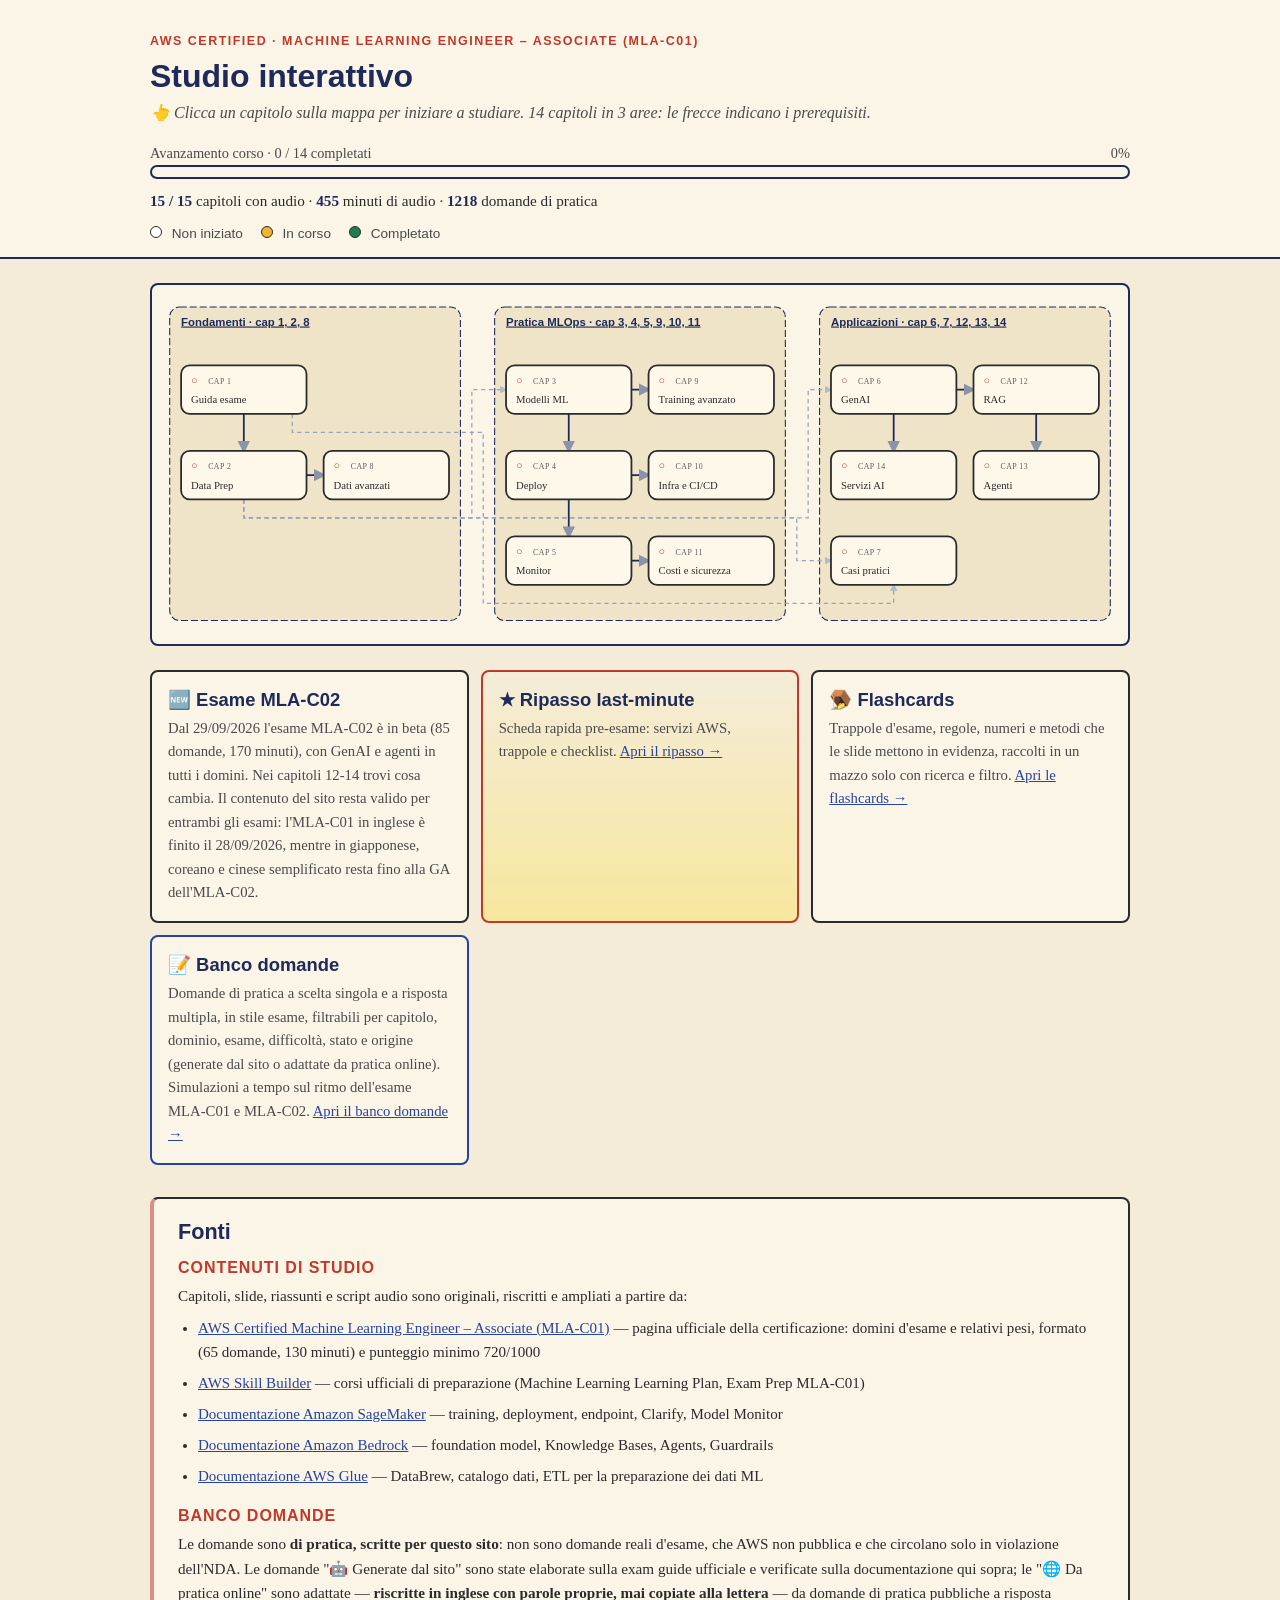
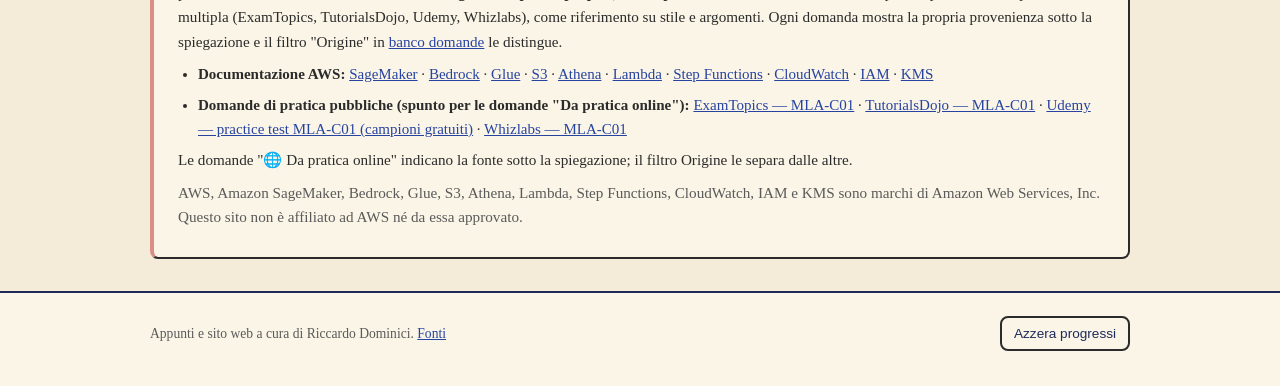
<file: index.html>
<!DOCTYPE html>
<html lang="it">
<head>
  <meta charset="UTF-8">
  <meta name="viewport" content="width=device-width, initial-scale=1.0">
  <title>MLA-C01 Studio — Mappa del corso</title>
  <link rel="stylesheet" href="style.css">
</head>
<body>
  <header class="site-header">
    <div class="wrap">
      <p class="eyebrow">AWS Certified · Machine Learning Engineer – Associate (MLA-C01)</p>
      <h1>Studio interattivo</h1>
      <p class="subtitle">👆 Clicca un capitolo sulla mappa per iniziare a studiare. 14 capitoli in 3 aree: le frecce indicano i prerequisiti.</p>
      <div class="progress-wrap">
        <div class="progress-meta">
          <span id="progress-label">Avanzamento corso</span>
          <span id="progress-pct">0%</span>
        </div>
        <div class="progress-bar" role="progressbar" aria-label="Avanzamento corso" aria-valuemin="0" aria-valuemax="100" aria-valuenow="0">
          <div id="progress-fill" class="progress-fill"></div>
        </div>
      </div>
      <p class="stats-line" aria-live="polite">
        <span id="stat-chapters">…</span> capitoli con audio ·
        <span id="stat-minutes">…</span> minuti di audio ·
        <span id="stat-questions">…</span> domande di pratica
      </p>
      <ul class="legend">
        <li><span class="dot status-todo"></span> Non iniziato</li>
        <li><span class="dot status-doing"></span> In corso</li>
        <li><span class="dot status-done"></span> Completato</li>
      </ul>
    </div>
  </header>

  <main class="wrap">
    <section id="map-container" class="map-container" aria-live="polite">
      <p class="muted">Caricamento mappa…</p>
    </section>
    <p id="content-warning" class="notice" hidden></p>
    <section class="areas-list">
      <div class="area-cards">
        <article class="area-card c02-card"><h3>🆕 Esame MLA-C02</h3><p>Dal 29/09/2026 l'esame MLA-C02 è in beta (85 domande, 170 minuti), con GenAI e agenti in tutti i domini. Nei capitoli 12-14 trovi cosa cambia. Il contenuto del sito resta valido per entrambi gli esami: l'MLA-C01 in inglese è finito il 28/09/2026, mentre in giapponese, coreano e cinese semplificato resta fino alla GA dell'MLA-C02.</p></article>
        <article class="area-card ripasso-card"><h3>★ Ripasso last-minute</h3><p>Scheda rapida pre-esame: servizi AWS, trappole e checklist. <a href="chapter.html?id=quick-ref">Apri il ripasso →</a></p></article>
        <article class="area-card trappole-card"><h3>🪤 Flashcards</h3><p>Trappole d'esame, regole, numeri e metodi che le slide mettono in evidenza, raccolti in un mazzo solo con ricerca e filtro. <a href="trappole.html">Apri le flashcards →</a></p></article>
        <article class="area-card domande-card"><h3>📝 Banco domande</h3><p>Domande di pratica a scelta singola e a risposta multipla, in stile esame, filtrabili per capitolo, dominio, esame, difficoltà, stato e origine (generate dal sito o adattate da pratica online). Simulazioni a tempo sul ritmo dell'esame MLA-C01 e MLA-C02. <a href="domande.html">Apri il banco domande →</a></p></article>
      </div>
    </section>

    <section id="fonti" class="sources">
      <h2>Fonti</h2>

      <h3>Contenuti di studio</h3>
      <p>Capitoli, slide, riassunti e script audio sono originali, riscritti e ampliati a partire da:</p>
      <ul>
        <li><a href="https://aws.amazon.com/certification/certified-machine-learning-engineer-associate/">AWS Certified Machine Learning Engineer – Associate (MLA-C01)</a> — pagina ufficiale della certificazione: domini d'esame e relativi pesi, formato (65 domande, 130 minuti) e punteggio minimo 720/1000</li>
        <li><a href="https://skillbuilder.aws/learn">AWS Skill Builder</a> — corsi ufficiali di preparazione (Machine Learning Learning Plan, Exam Prep MLA-C01)</li>
        <li><a href="https://docs.aws.amazon.com/sagemaker/">Documentazione Amazon SageMaker</a> — training, deployment, endpoint, Clarify, Model Monitor</li>
        <li><a href="https://docs.aws.amazon.com/bedrock/">Documentazione Amazon Bedrock</a> — foundation model, Knowledge Bases, Agents, Guardrails</li>
        <li><a href="https://docs.aws.amazon.com/glue/">Documentazione AWS Glue</a> — DataBrew, catalogo dati, ETL per la preparazione dei dati ML</li>
      </ul>

      <h3>Banco domande</h3>
      <p>
        Le domande sono <strong>di pratica, scritte per questo sito</strong>: non sono domande reali
        d'esame, che AWS non pubblica e che circolano solo in violazione dell'NDA. Le domande
        "🤖 Generate dal sito" sono state elaborate sulla exam guide ufficiale e verificate sulla
        documentazione qui sopra; le "🌐 Da pratica online" sono adattate — <strong>riscritte in
        inglese con parole proprie, mai copiate alla lettera</strong> — da domande di pratica pubbliche a risposta multipla
        (ExamTopics, TutorialsDojo, Udemy, Whizlabs), come
        riferimento su stile e argomenti. Ogni domanda mostra la propria
        provenienza sotto la spiegazione e il filtro "Origine" in
        <a href="domande.html">banco domande</a> le distingue.
      </p>
      <ul>
        <li><strong>Documentazione AWS:</strong>
          <a href="https://docs.aws.amazon.com/sagemaker/">SageMaker</a> ·
          <a href="https://docs.aws.amazon.com/bedrock/">Bedrock</a> ·
          <a href="https://docs.aws.amazon.com/glue/">Glue</a> ·
          <a href="https://docs.aws.amazon.com/s3/">S3</a> ·
          <a href="https://docs.aws.amazon.com/athena/">Athena</a> ·
          <a href="https://docs.aws.amazon.com/lambda/">Lambda</a> ·
          <a href="https://docs.aws.amazon.com/step-functions/">Step Functions</a> ·
          <a href="https://docs.aws.amazon.com/cloudwatch/">CloudWatch</a> ·
          <a href="https://docs.aws.amazon.com/iam/">IAM</a> ·
          <a href="https://docs.aws.amazon.com/kms/">KMS</a>
        </li>
        <li><strong>Domande di pratica pubbliche (spunto per le domande "Da pratica online"):</strong>
          <a href="https://www.examtopics.com/exams/amazon/aws-certified-machine-learning-engineer-associate/">ExamTopics — MLA-C01</a> ·
          <a href="https://tutorialsdojo.com/">TutorialsDojo — MLA-C01</a> ·
          <a href="https://www.udemy.com/">Udemy — practice test MLA-C01 (campioni gratuiti)</a> ·
          <a href="https://www.whizlabs.com/">Whizlabs — MLA-C01</a>
        </li>
      </ul>
      <p>
        Le domande "🌐 Da pratica online" indicano la fonte sotto la spiegazione; il filtro Origine le separa dalle altre.
      </p>
      <p class="muted small">
        AWS, Amazon SageMaker, Bedrock, Glue, S3, Athena, Lambda, Step Functions, CloudWatch,
        IAM e KMS sono marchi di Amazon Web Services, Inc.
        Questo sito non è affiliato ad AWS né da essa approvato.
      </p>
    </section>
  </main>

  <footer class="site-footer">
    <div class="wrap">
      <p class="muted small">Appunti e sito web a cura di Riccardo Dominici. <a href="#fonti">Fonti</a></p>
      <button id="reset-btn" class="btn ghost small" type="button">Azzera progressi</button>
    </div>
  </footer>

  <script src="tracker.js"></script>
  <script src="app.js"></script>
  <script src="map.js"></script>
  <script src="stats.js"></script>
  <script>
    document.addEventListener('DOMContentLoaded', function () {
      var app = window.MLA.app, tracker = window.MLA.tracker;
      var ids = app.CHAPTERS.map(function (c) { return c.id; });

      function drawProgress() {
        var p = tracker.progress(ids);
        document.getElementById('progress-label').textContent =
          'Avanzamento corso · ' + p.done + ' / ' + p.total + ' completati';
        document.getElementById('progress-pct').textContent = p.pct + '%';
        var fill = document.getElementById('progress-fill');
        fill.style.width = p.pct + '%';
        fill.parentElement.setAttribute('aria-valuenow', String(p.pct));
      }

      /* Numeri della home: domande, minuti di audio, capitoli con audio. Un fallimento mostra un testo neutro. */
      function showStats(st) {
        var neutral = 'non disponibile';
        document.getElementById('stat-chapters').textContent =
          st.audioChapters == null ? neutral : st.audioChapters + ' / ' + st.totalChapters;
        document.getElementById('stat-minutes').textContent =
          st.minutes == null ? neutral : String(st.minutes);
        document.getElementById('stat-questions').textContent =
          st.questions == null ? neutral : String(st.questions);
      }
      window.MLA.stats.load().then(showStats).catch(function (err) {
        console.warn('[stats] calcolo numeri fallito:', err);
        showStats({ questions: null, minutes: null, audioChapters: null, totalChapters: 15 });
      });

      app.loadContent().then(function (res) {
        if (res.missing.length) {
          var w = document.getElementById('content-warning');
          w.hidden = false;
          w.textContent = '📦 Alcuni contenuti sono in arrivo: i capitoli senza dati mostrano "in arrivo".';
        }
        window.MLA.map.render(document.getElementById('map-container'), res.chapters);
        drawProgress();
      });

      document.getElementById('reset-btn').addEventListener('click', function () {
        if (confirm('Azzerare tutti i progressi?')) {
          tracker.resetAll();
          location.reload();
        }
      });

      // Ridisegna la mappa quando si torna da un capitolo (stato aggiornato).
      window.addEventListener('pageshow', function () {
        if (document.getElementById('map-container').querySelector('svg')) {
          app.loadContent().then(function (res) {
            window.MLA.map.render(document.getElementById('map-container'), res.chapters);
            drawProgress();
          });
        }
      });
    });
  </script>
</body>
</html>
</file>
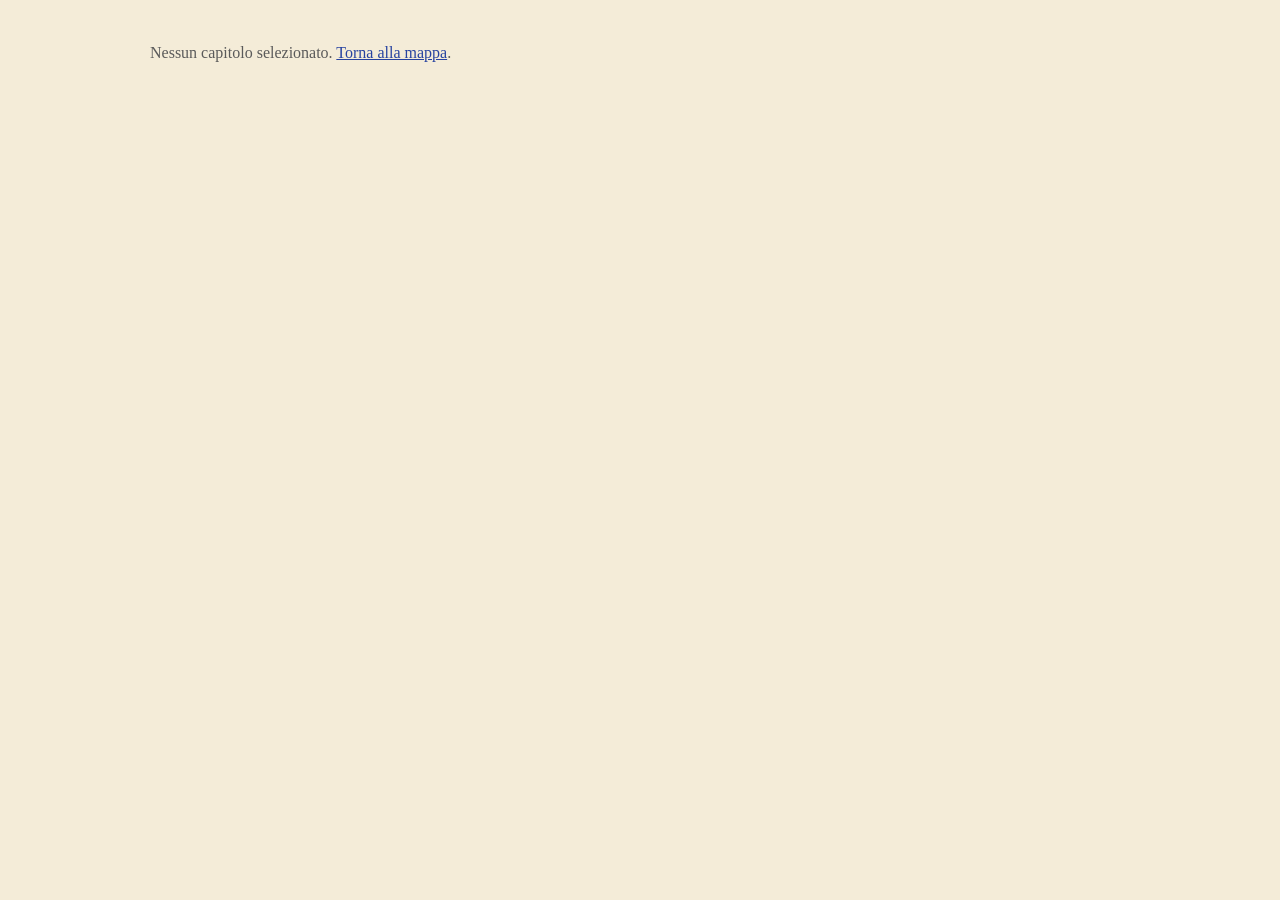
<file: chapter.html>
<!DOCTYPE html>
<html lang="it">
<head>
  <meta charset="UTF-8">
  <meta name="viewport" content="width=device-width, initial-scale=1.0">
  <title>Capitolo — MLA-C01 Studio</title>
  <link rel="stylesheet" href="style.css">
</head>
<body>
  <main class="wrap chapter">
    <div id="chapter-root" aria-live="polite">
      <p class="muted">Caricamento capitolo…</p>
    </div>
  </main>

  <script src="tracker.js"></script>
  <script src="app.js"></script>
  <script src="qbank.js"></script>
  <script src="quiz.js"></script>
  <script src="visuals.js"></script>
  <script src="chapter.js"></script>
</body>
</html>
</file>
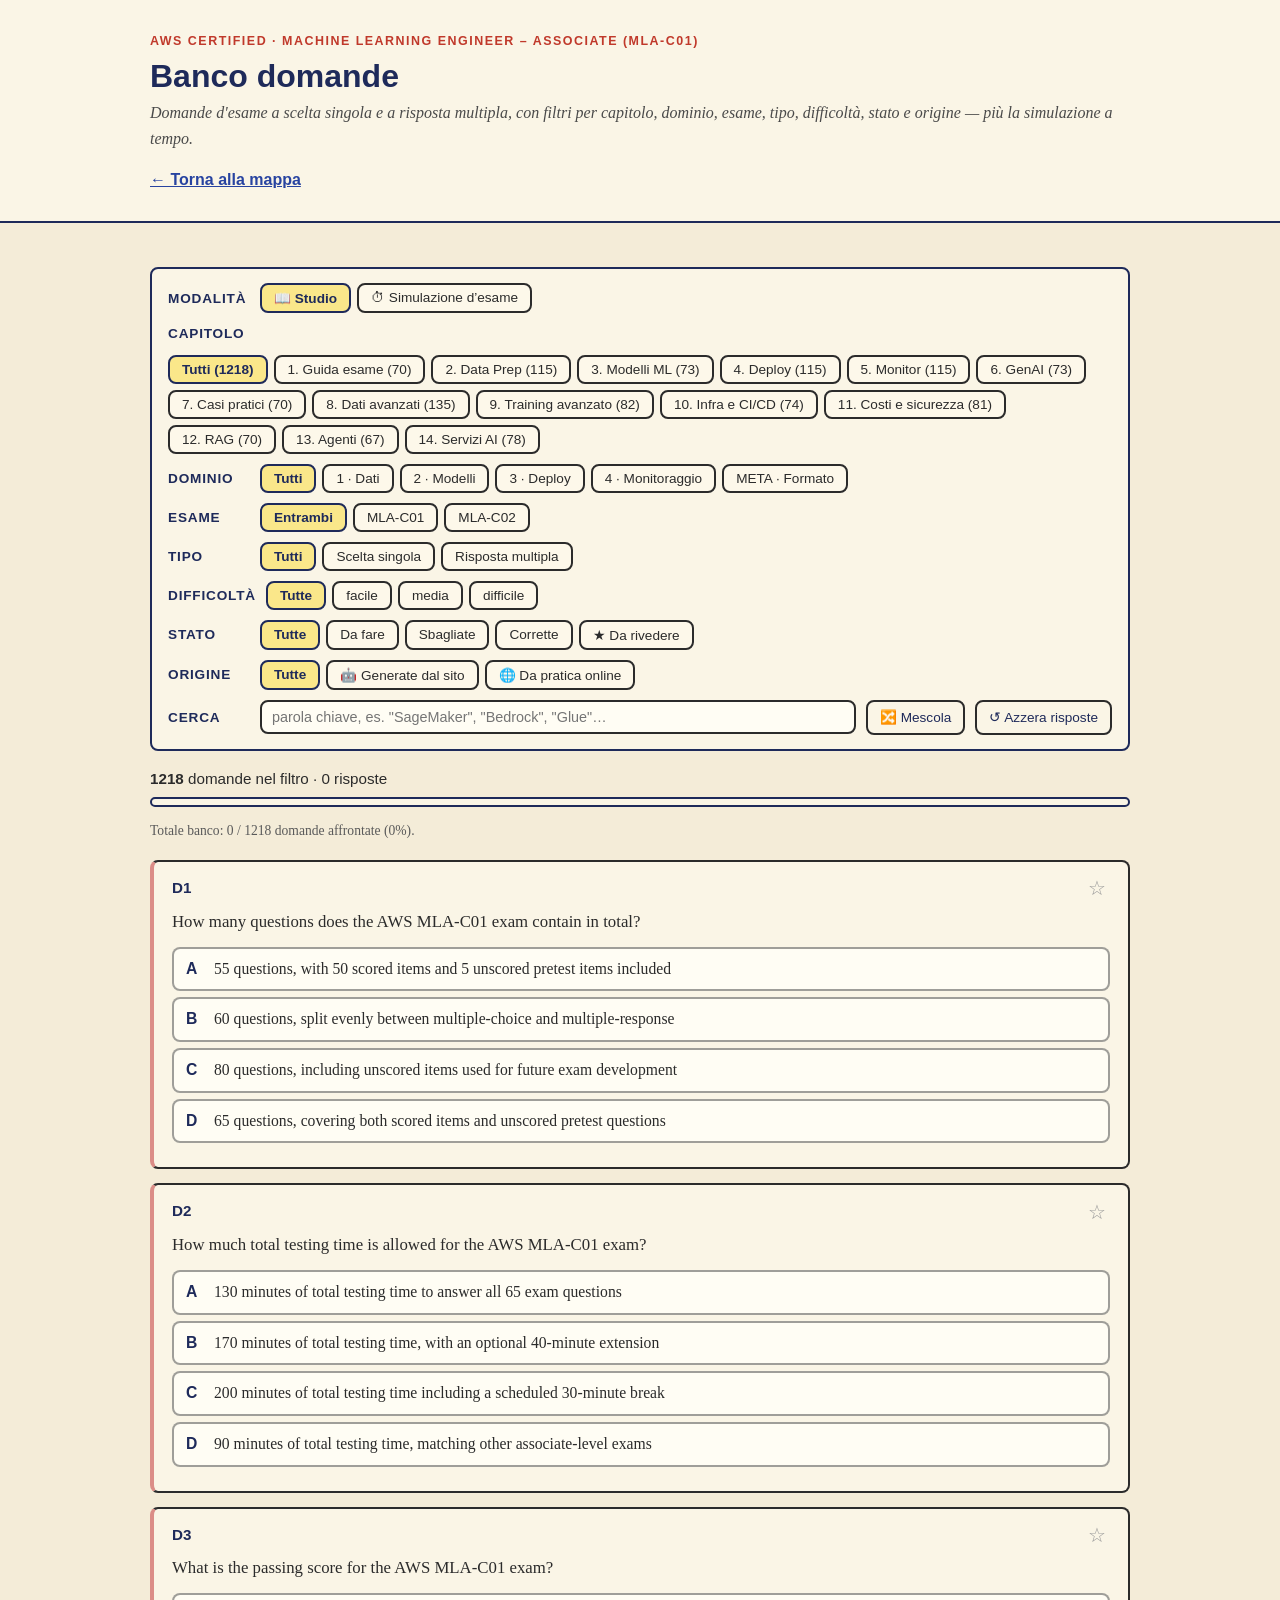
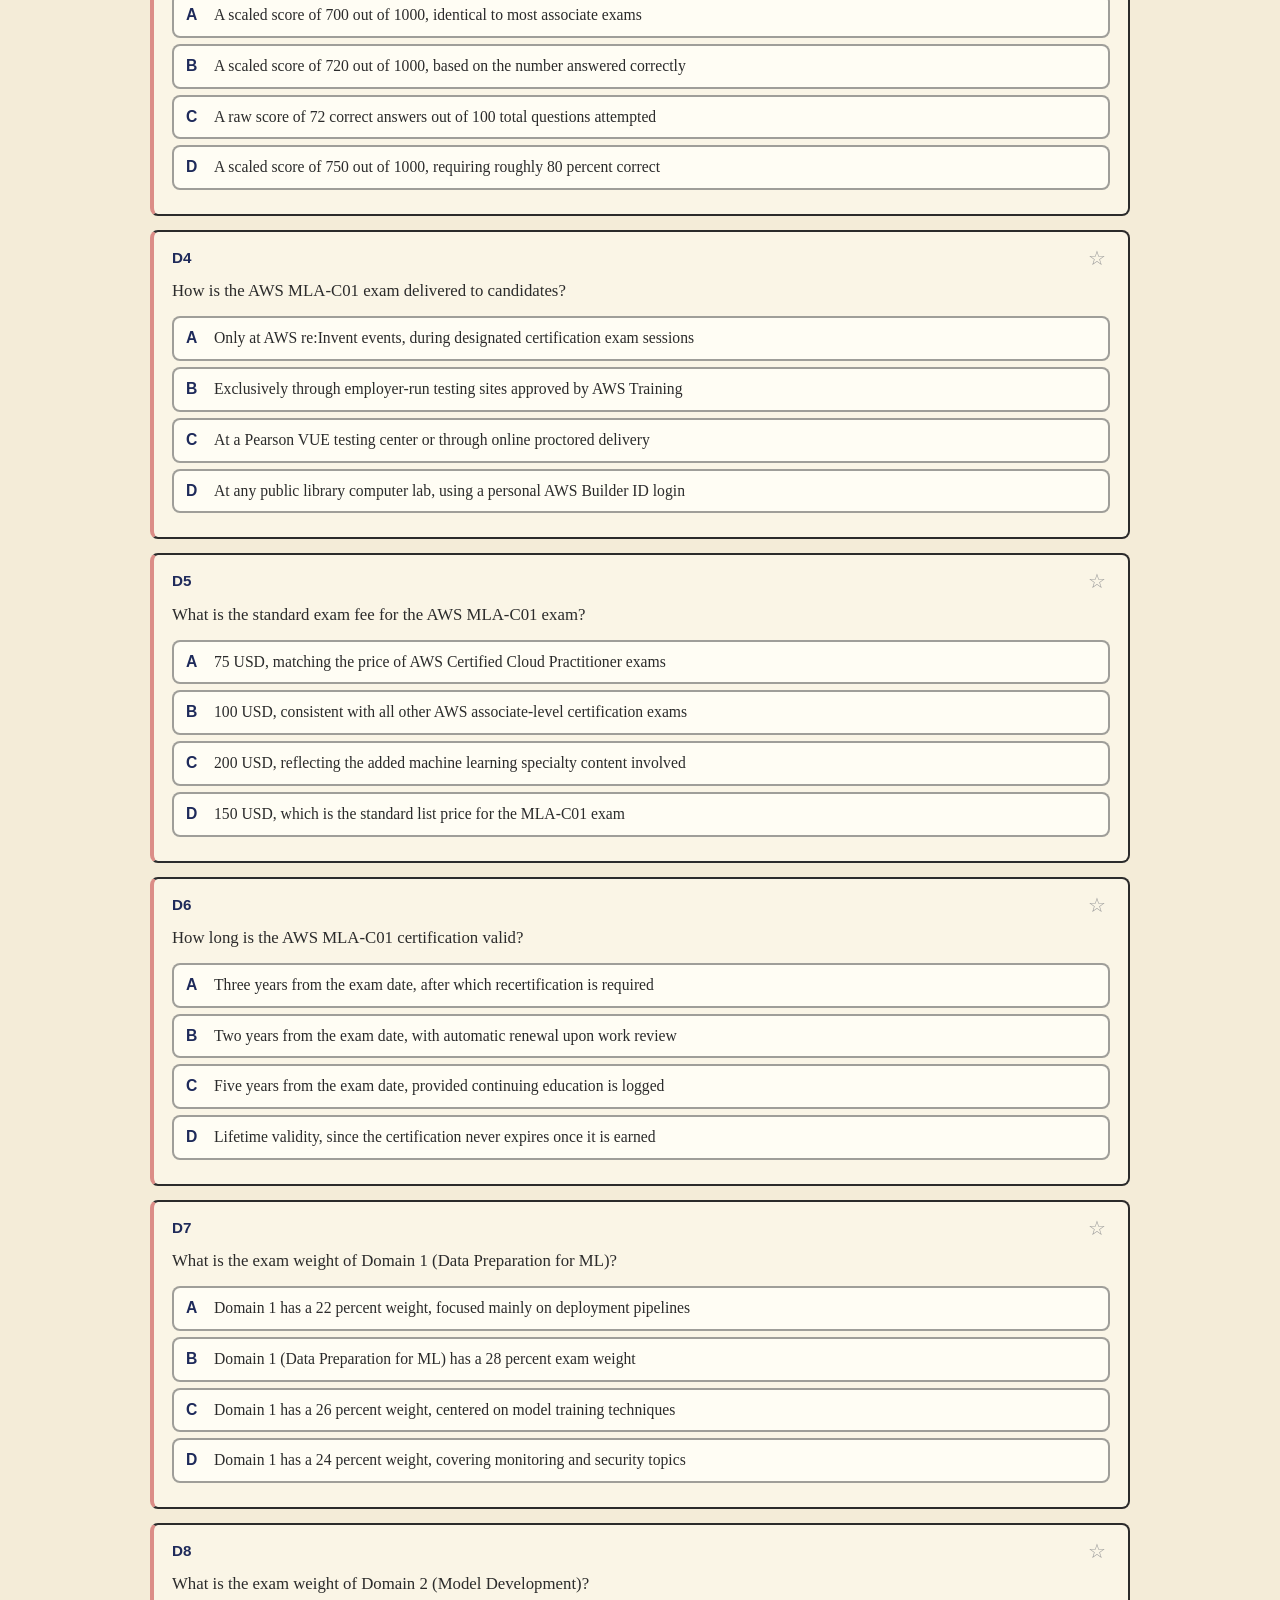
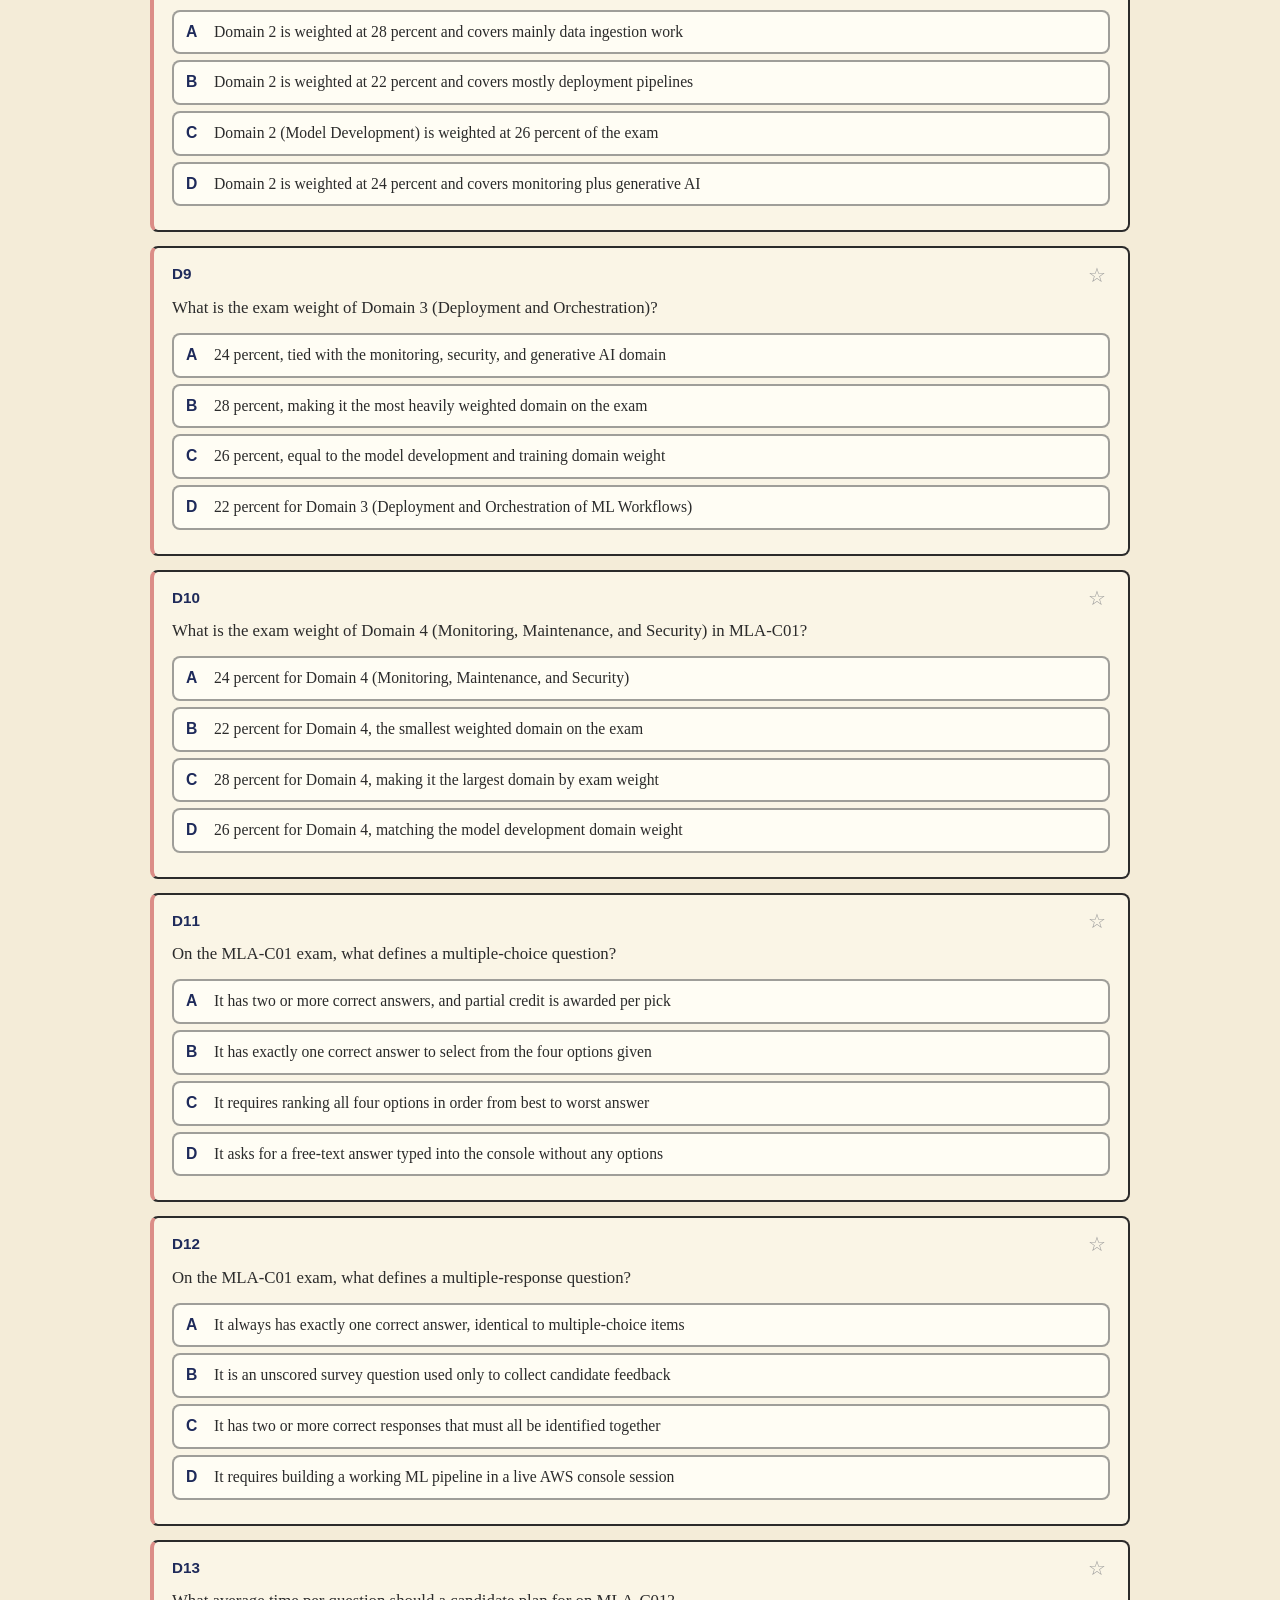
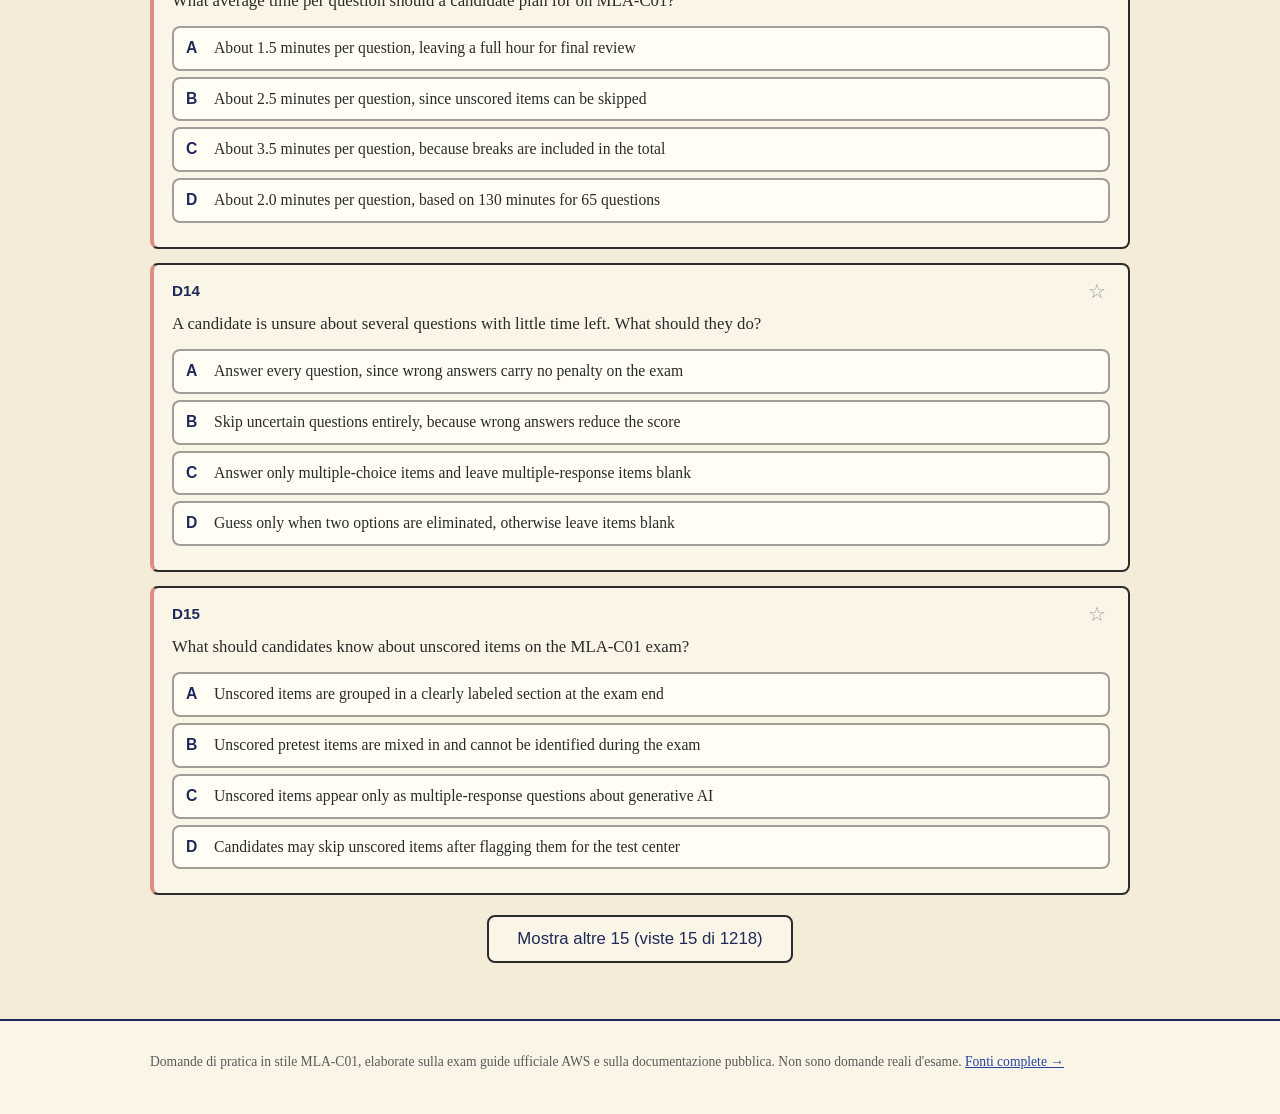
<file: domande.html>
<!DOCTYPE html>
<html lang="it">
<head>
  <meta charset="UTF-8">
  <meta name="viewport" content="width=device-width, initial-scale=1.0">
  <title>Banco domande — MLA-C01 Studio</title>
  <meta name="description" content="Banco domande d'esame AWS MLA-C01 e MLA-C02 con filtri per capitolo, dominio, esame, tipo, difficoltà, stato e origine, più simulazione d'esame a tempo (MLA-C01: 65 domande in 130 minuti; MLA-C02: 85 domande in 170 minuti).">
  <link rel="stylesheet" href="style.css">
  <style>
    /* Stili del banco domande non presenti in style.css: risposta multipla,
       conferma, punteggio per dominio e schermata delle simulazioni. */
    .qopt-multi { cursor: pointer; }
    .qopt-multi:has(.qcheck:disabled) { cursor: default; }
    .qcheck {
      flex: 0 0 auto;
      width: 18px;
      height: 18px;
      margin: 2px 0 0;
      accent-color: var(--inchiostro-blu);
      cursor: inherit;
    }
    .qconfirm {
      display: flex;
      align-items: center;
      gap: 12px;
      flex-wrap: wrap;
      margin-top: 10px;
    }
    .qconfirm[hidden] { display: none; }
    .qconfirm .btn { margin-left: auto; }
    .qhint {
      margin: 0;
      font-family: var(--font-ui);
      font-size: 0.9rem;
      color: #5a5a5a;
    }
    .exam-title {
      font-family: var(--font-ui);
      font-weight: 700;
      color: var(--inchiostro);
      margin-right: auto;
    }
    .exam-sub { margin: 18px 0 6px; font-size: 1.05rem; }
    .qb-preset { margin: 12px 0 16px; }
    .qb-preset .btn.big { display: block; width: 100%; text-align: center; }
    .qb-preset .muted { margin: 6px 0 0; }
    .qb-preset .notice { margin: 8px 0 0; }
    .qdomscore {
      list-style: none;
      margin: 14px 0 16px;
      padding: 0;
      display: flex;
      flex-direction: column;
      gap: 4px;
      font-family: var(--font-ui);
      font-size: 0.95rem;
    }
    @media (max-width: 640px) {
      .qconfirm .btn { margin-left: 0; width: 100%; }
    }
  </style>
</head>
<body>
  <header class="site-header">
    <div class="wrap">
      <p class="eyebrow">AWS Certified · Machine Learning Engineer – Associate (MLA-C01)</p>
      <h1>Banco domande</h1>
      <p class="subtitle">Domande d'esame a scelta singola e a risposta multipla, con filtri per capitolo, dominio, esame, tipo, difficoltà, stato e origine — più la simulazione a tempo.</p>
      <p><a class="back" href="index.html">← Torna alla mappa</a></p>
    </div>
  </header>

  <main class="wrap qbank-page">
    <div id="qbank-root" aria-live="polite">
      <p class="muted">Caricamento banco domande…</p>
    </div>
  </main>

  <footer class="site-footer">
    <div class="wrap">
      <p class="muted small">
        Domande di pratica in stile MLA-C01, elaborate sulla exam guide ufficiale AWS e sulla
        documentazione pubblica. Non sono domande reali d'esame.
        <a href="index.html#fonti">Fonti complete →</a>
      </p>
    </div>
  </footer>

  <script src="tracker.js"></script>
  <script src="app.js"></script>
  <script src="qbank.js"></script>
  <script src="qbank-ui.js"></script>
  <script>
    document.addEventListener('DOMContentLoaded', function () {
      window.MLA.qbankUI.init(document.getElementById('qbank-root'));
    });
  </script>
</body>
</html>
</file>
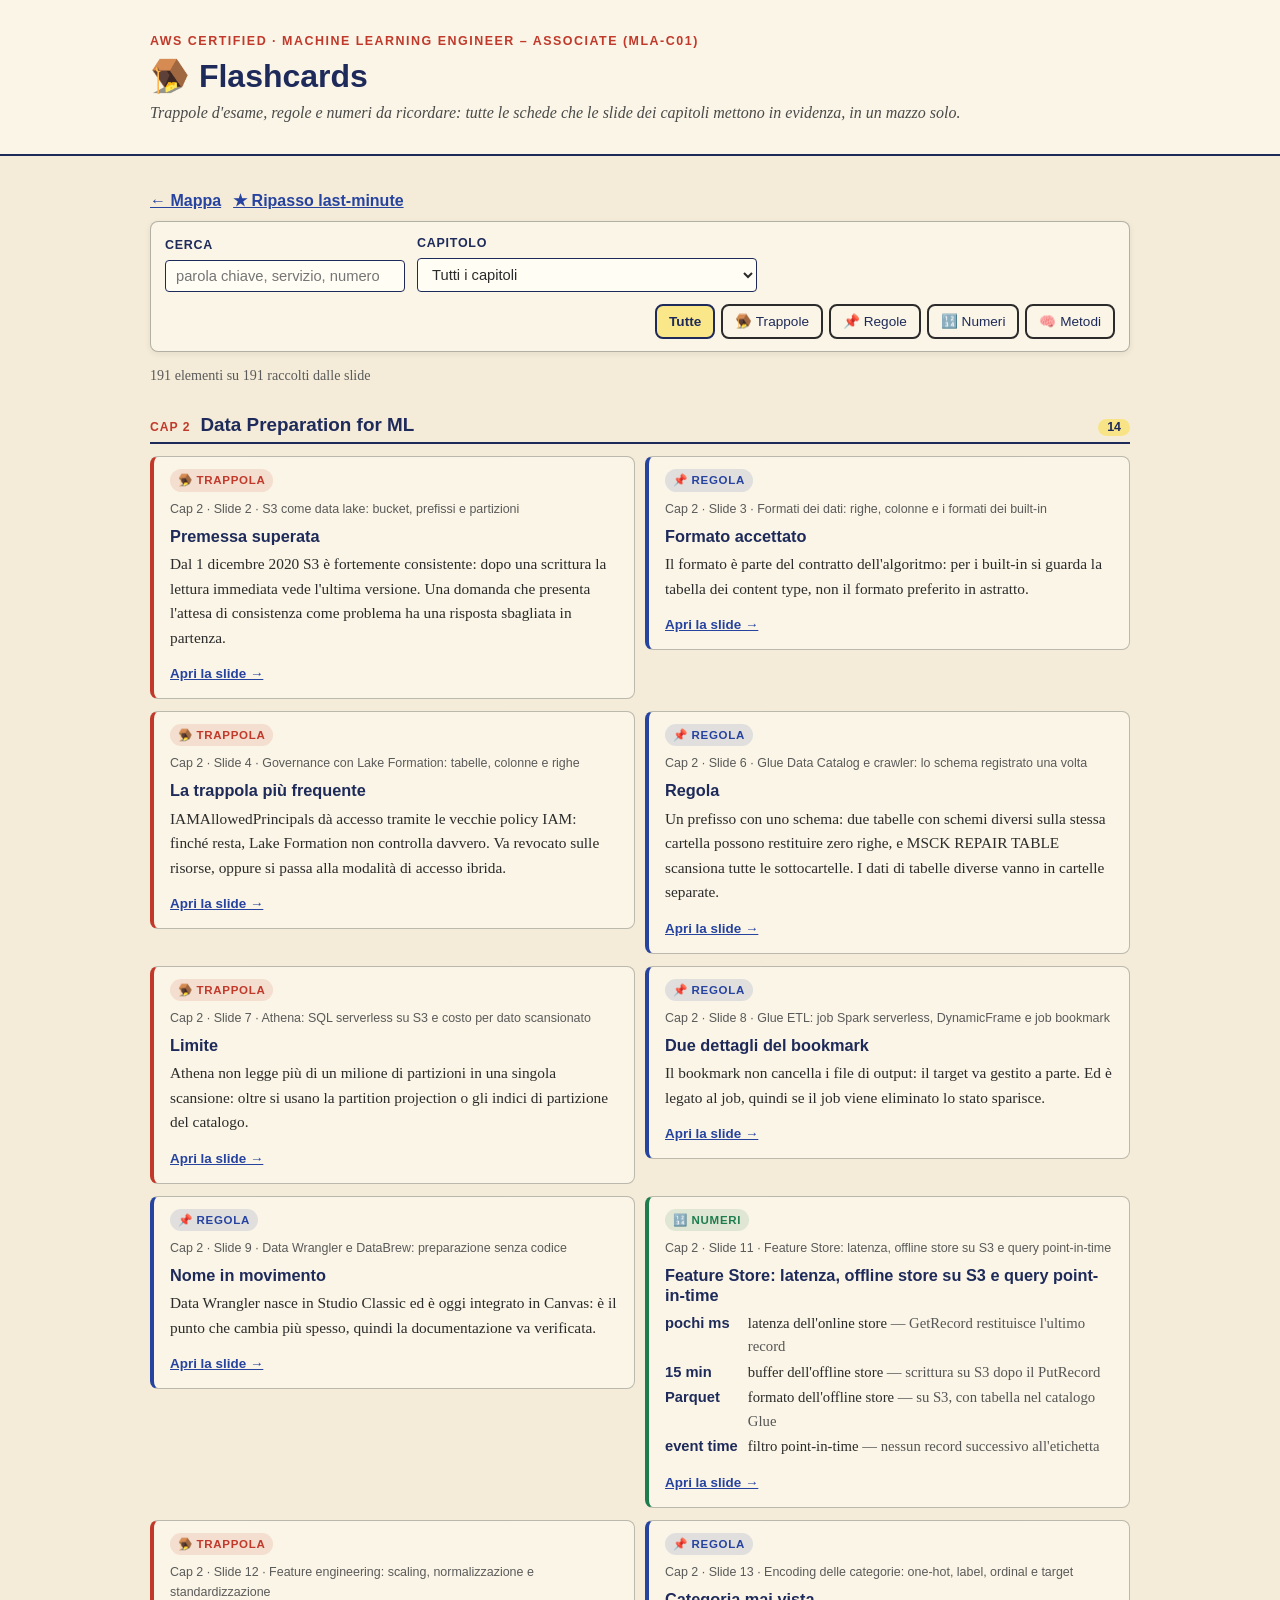
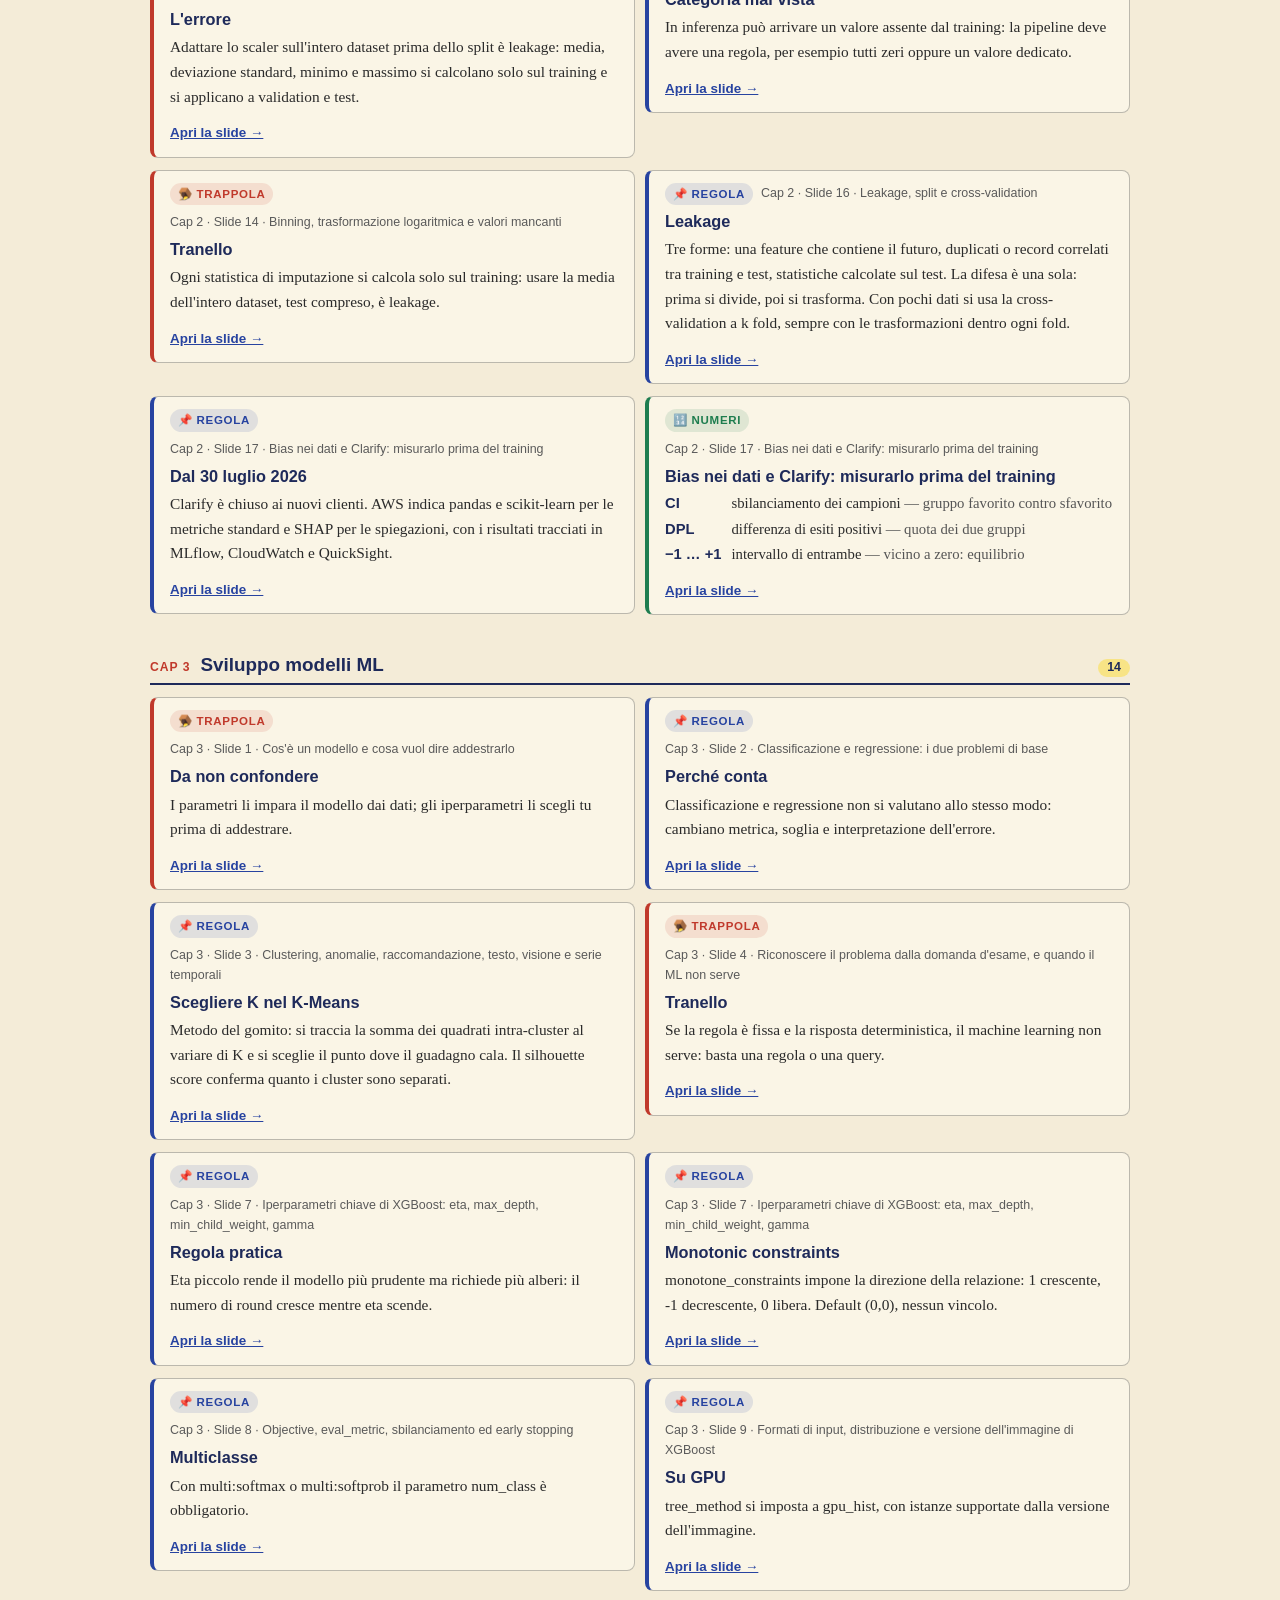
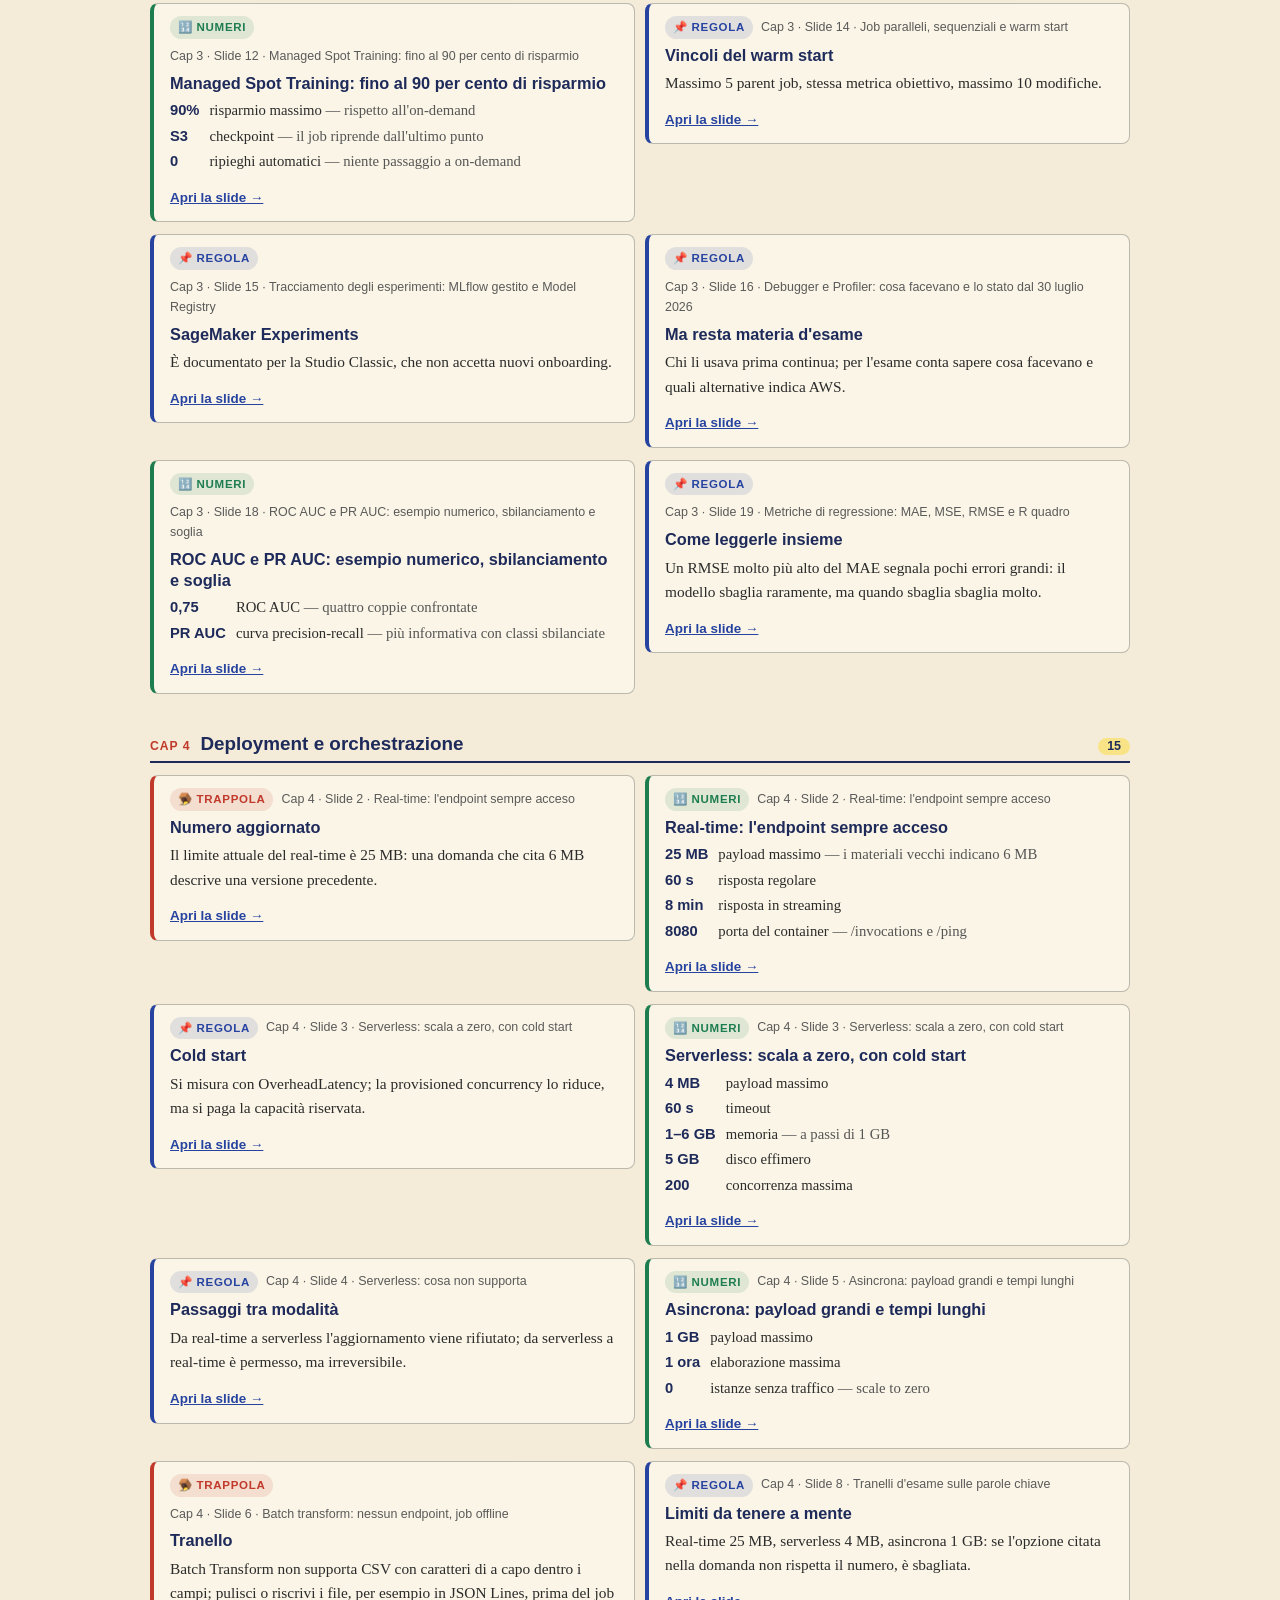
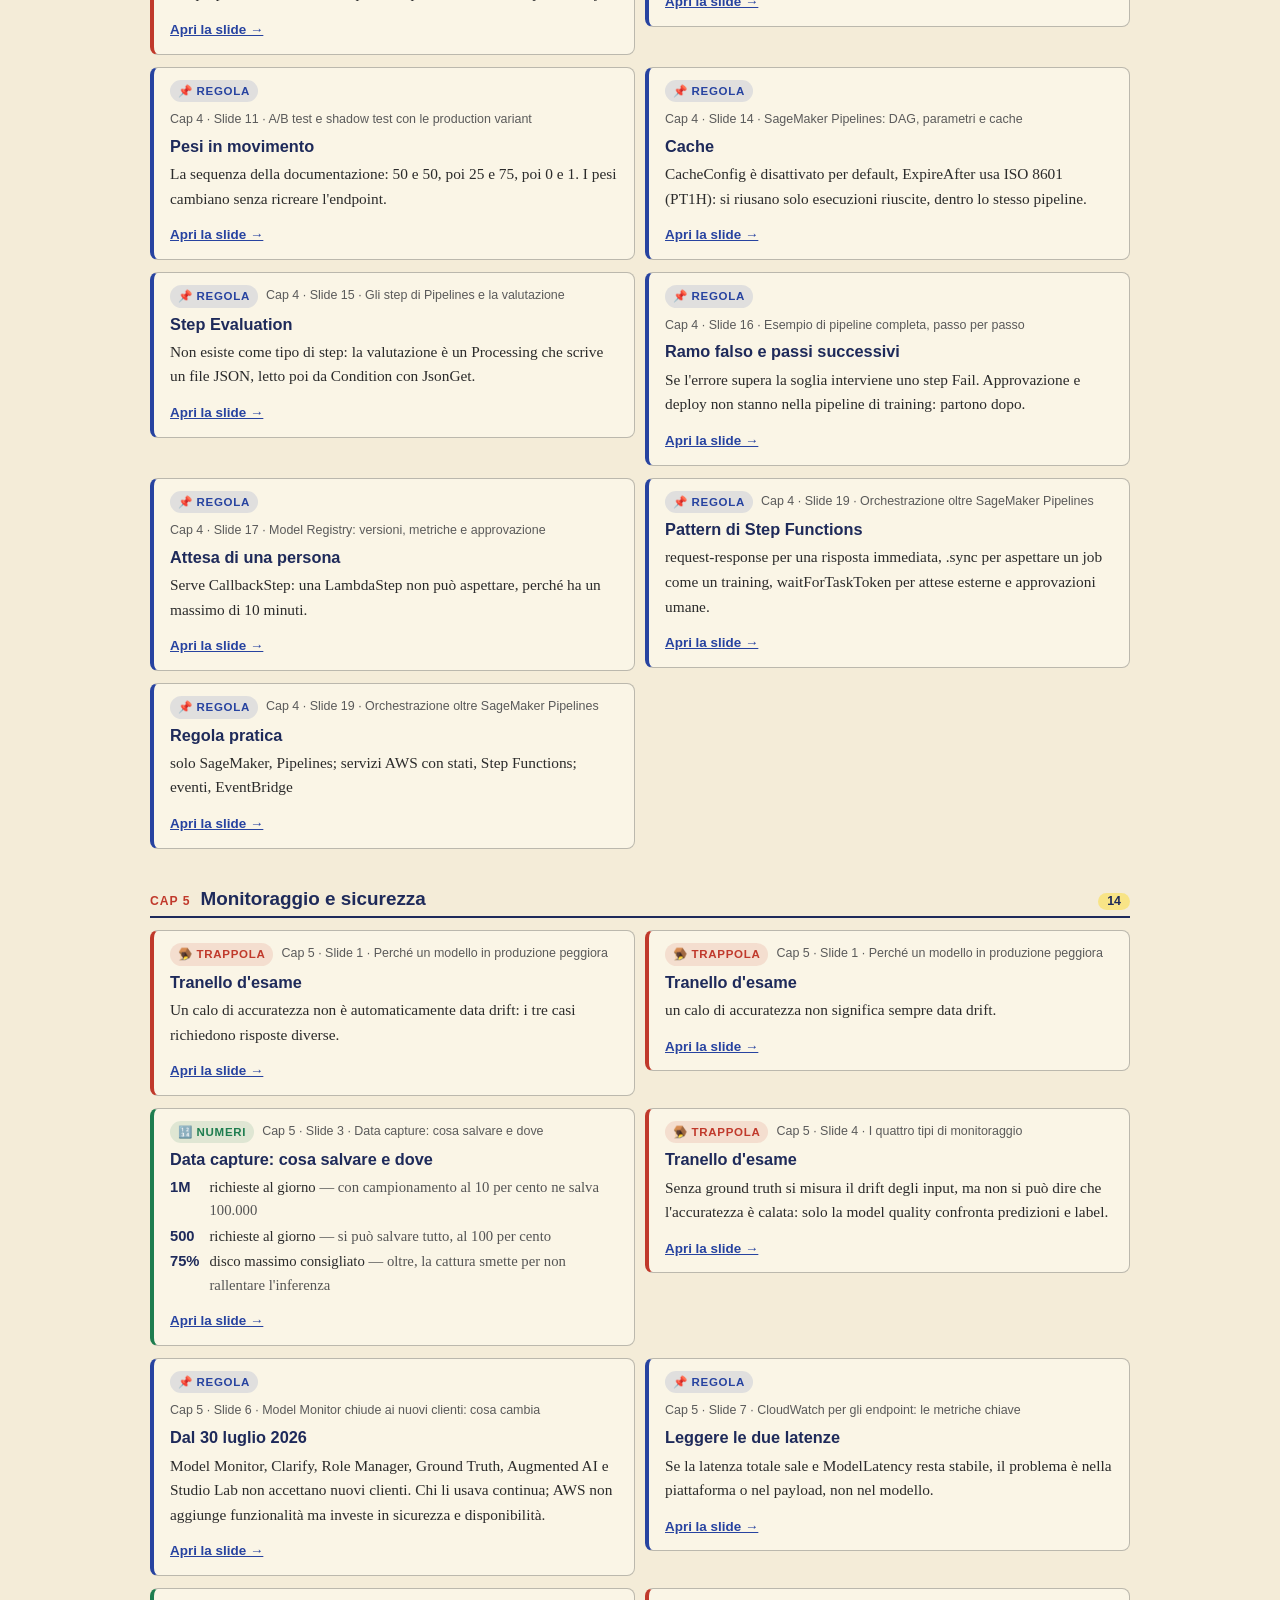
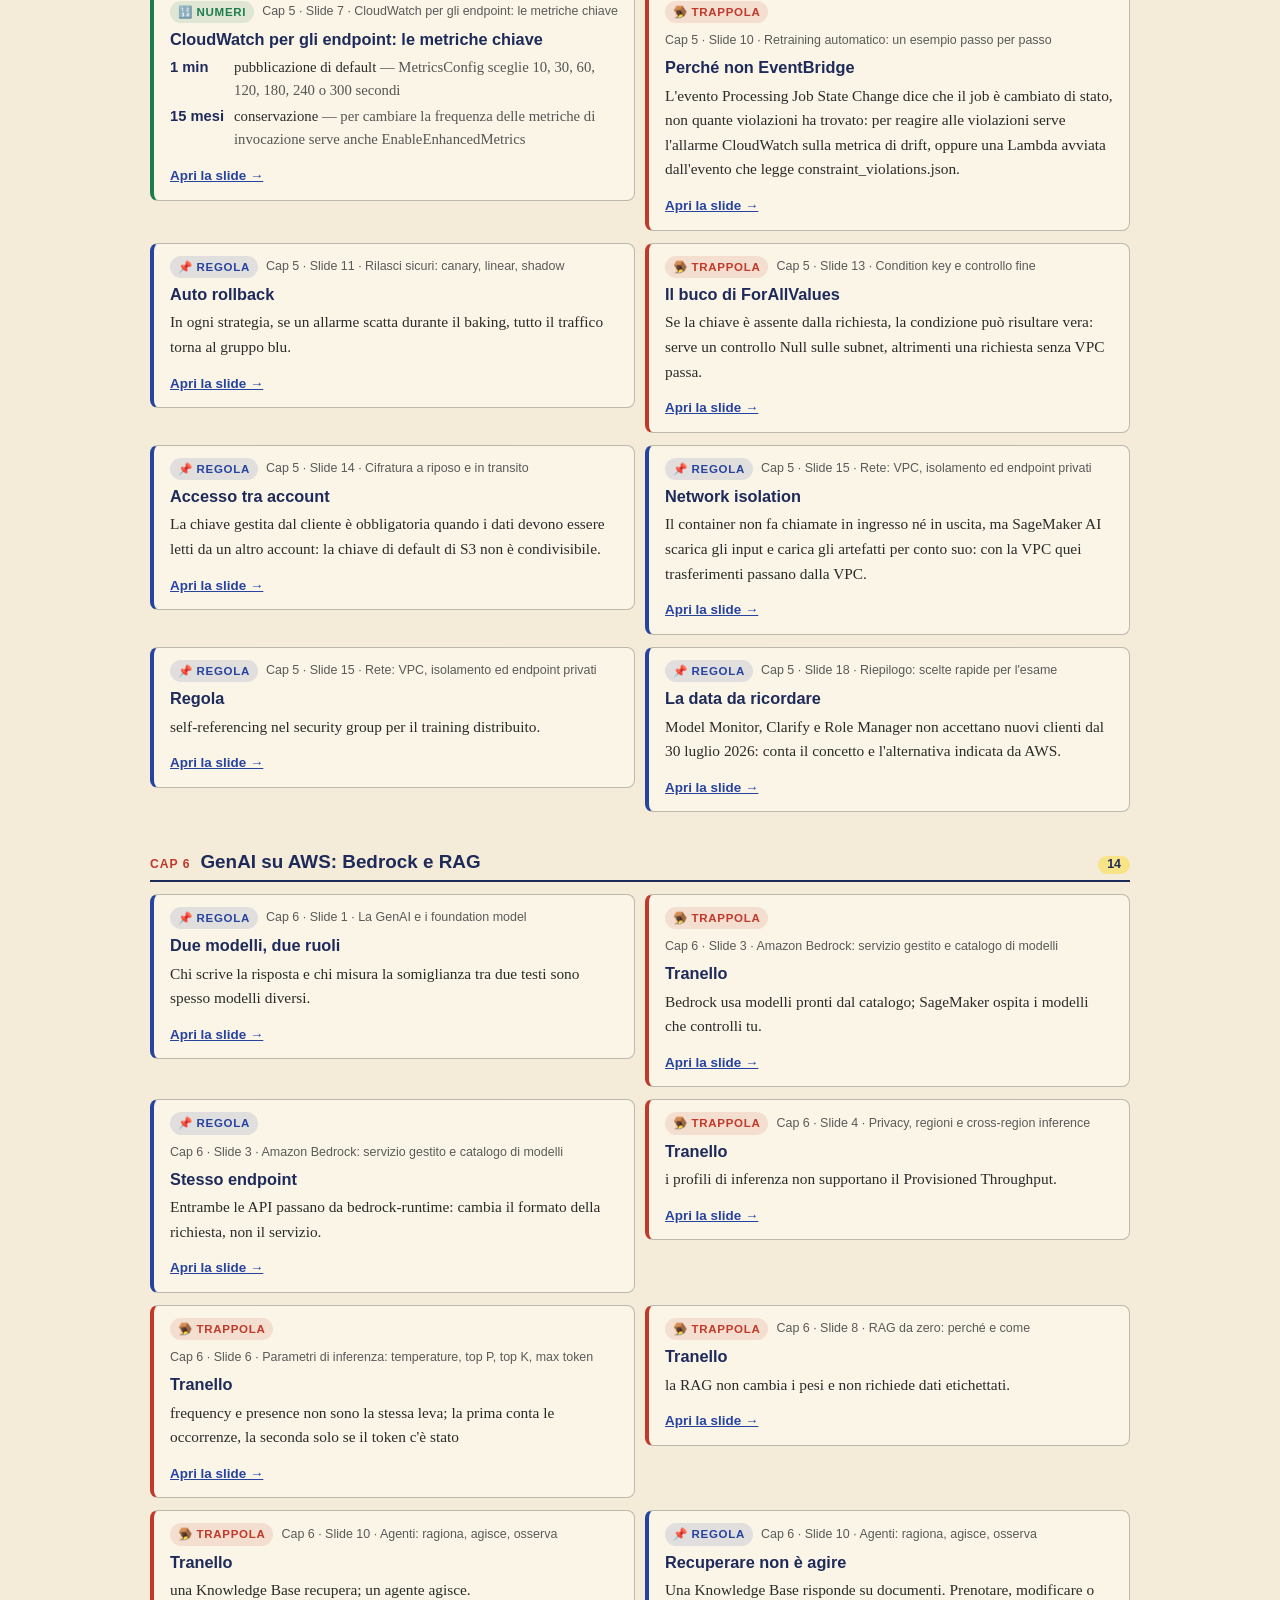
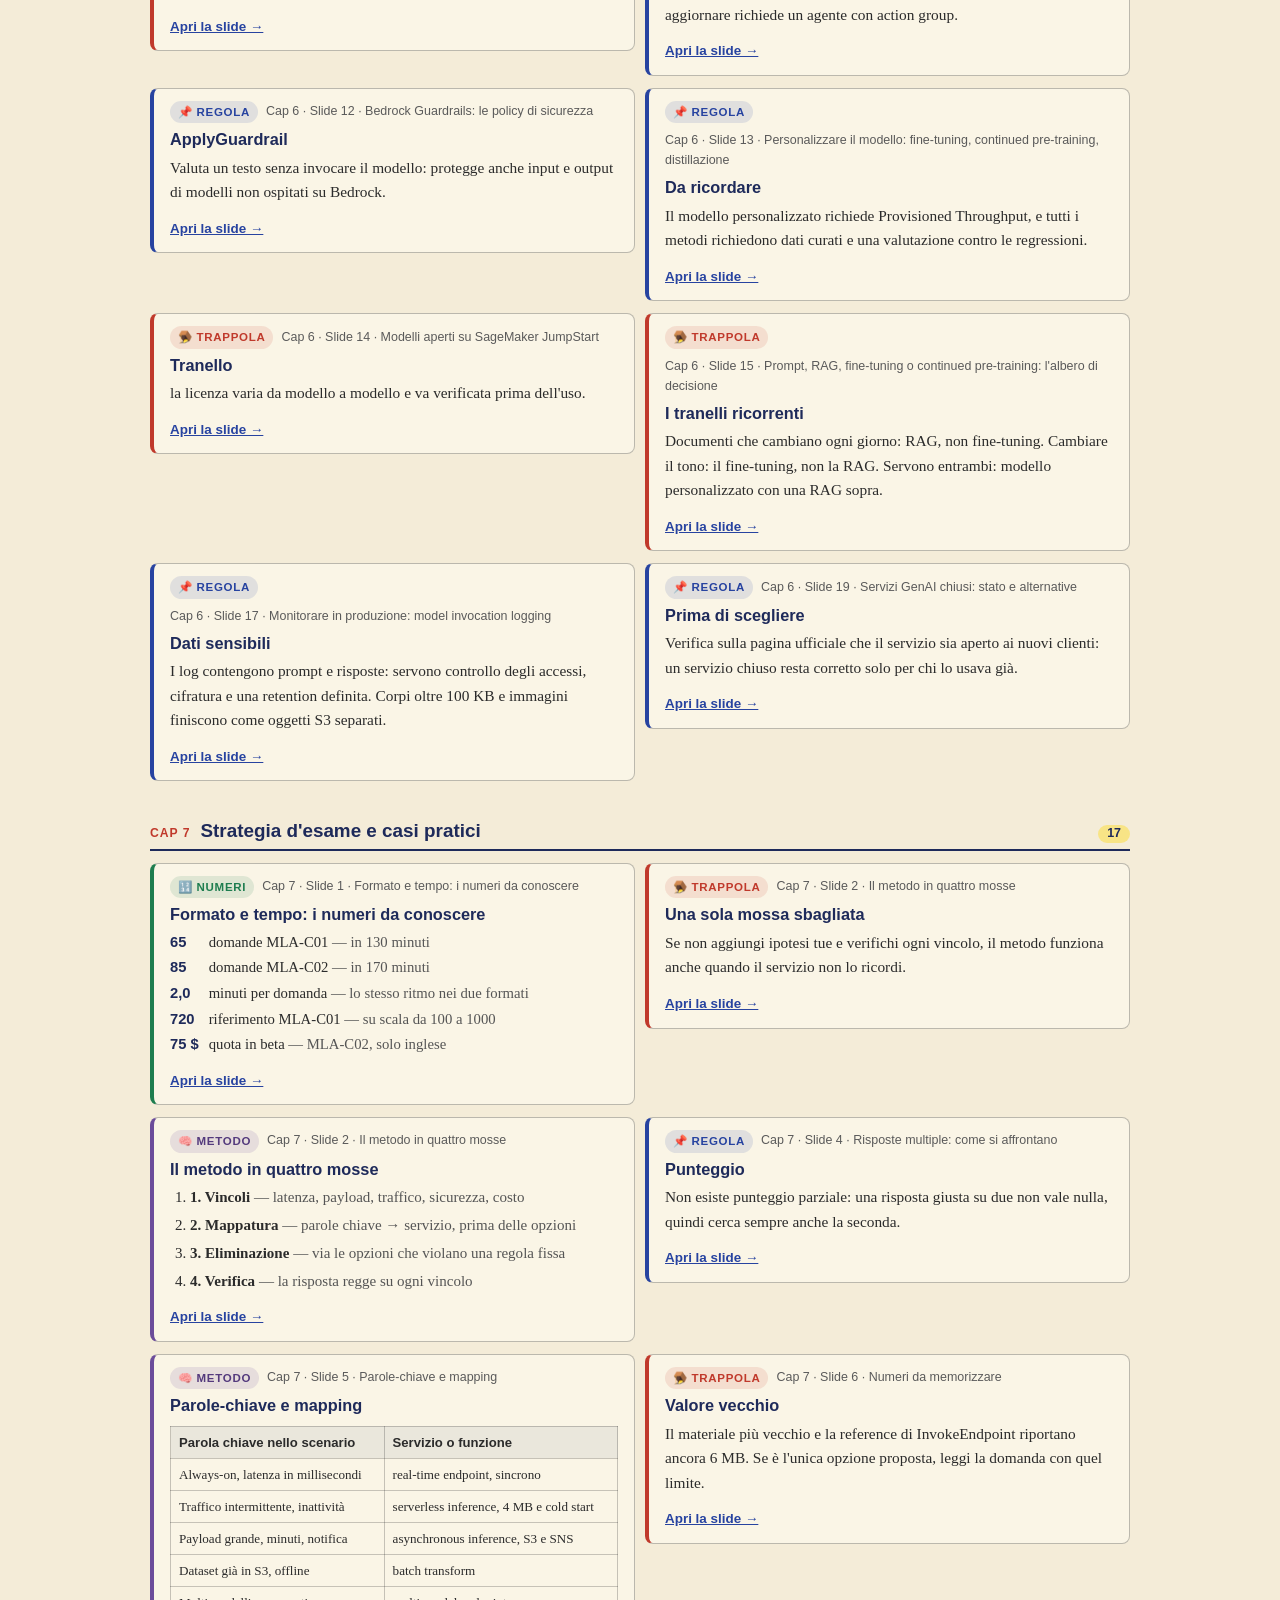
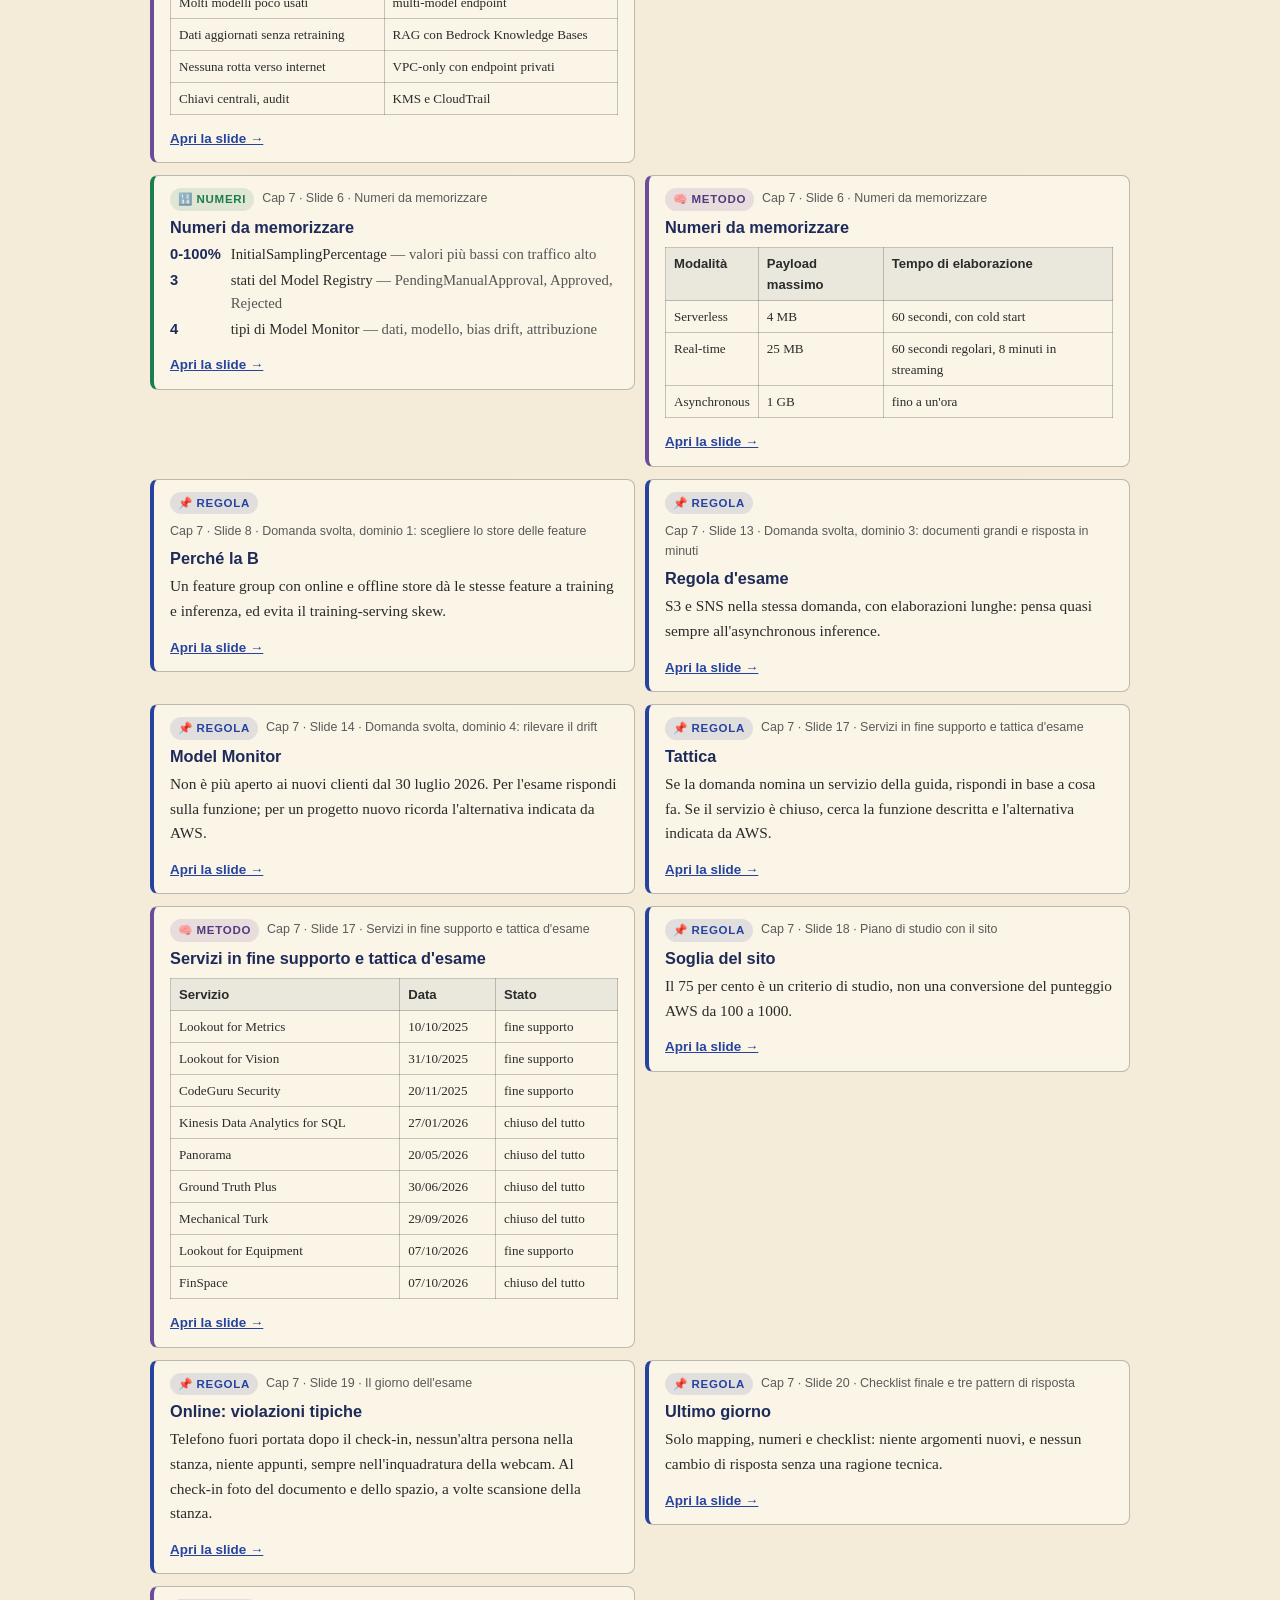
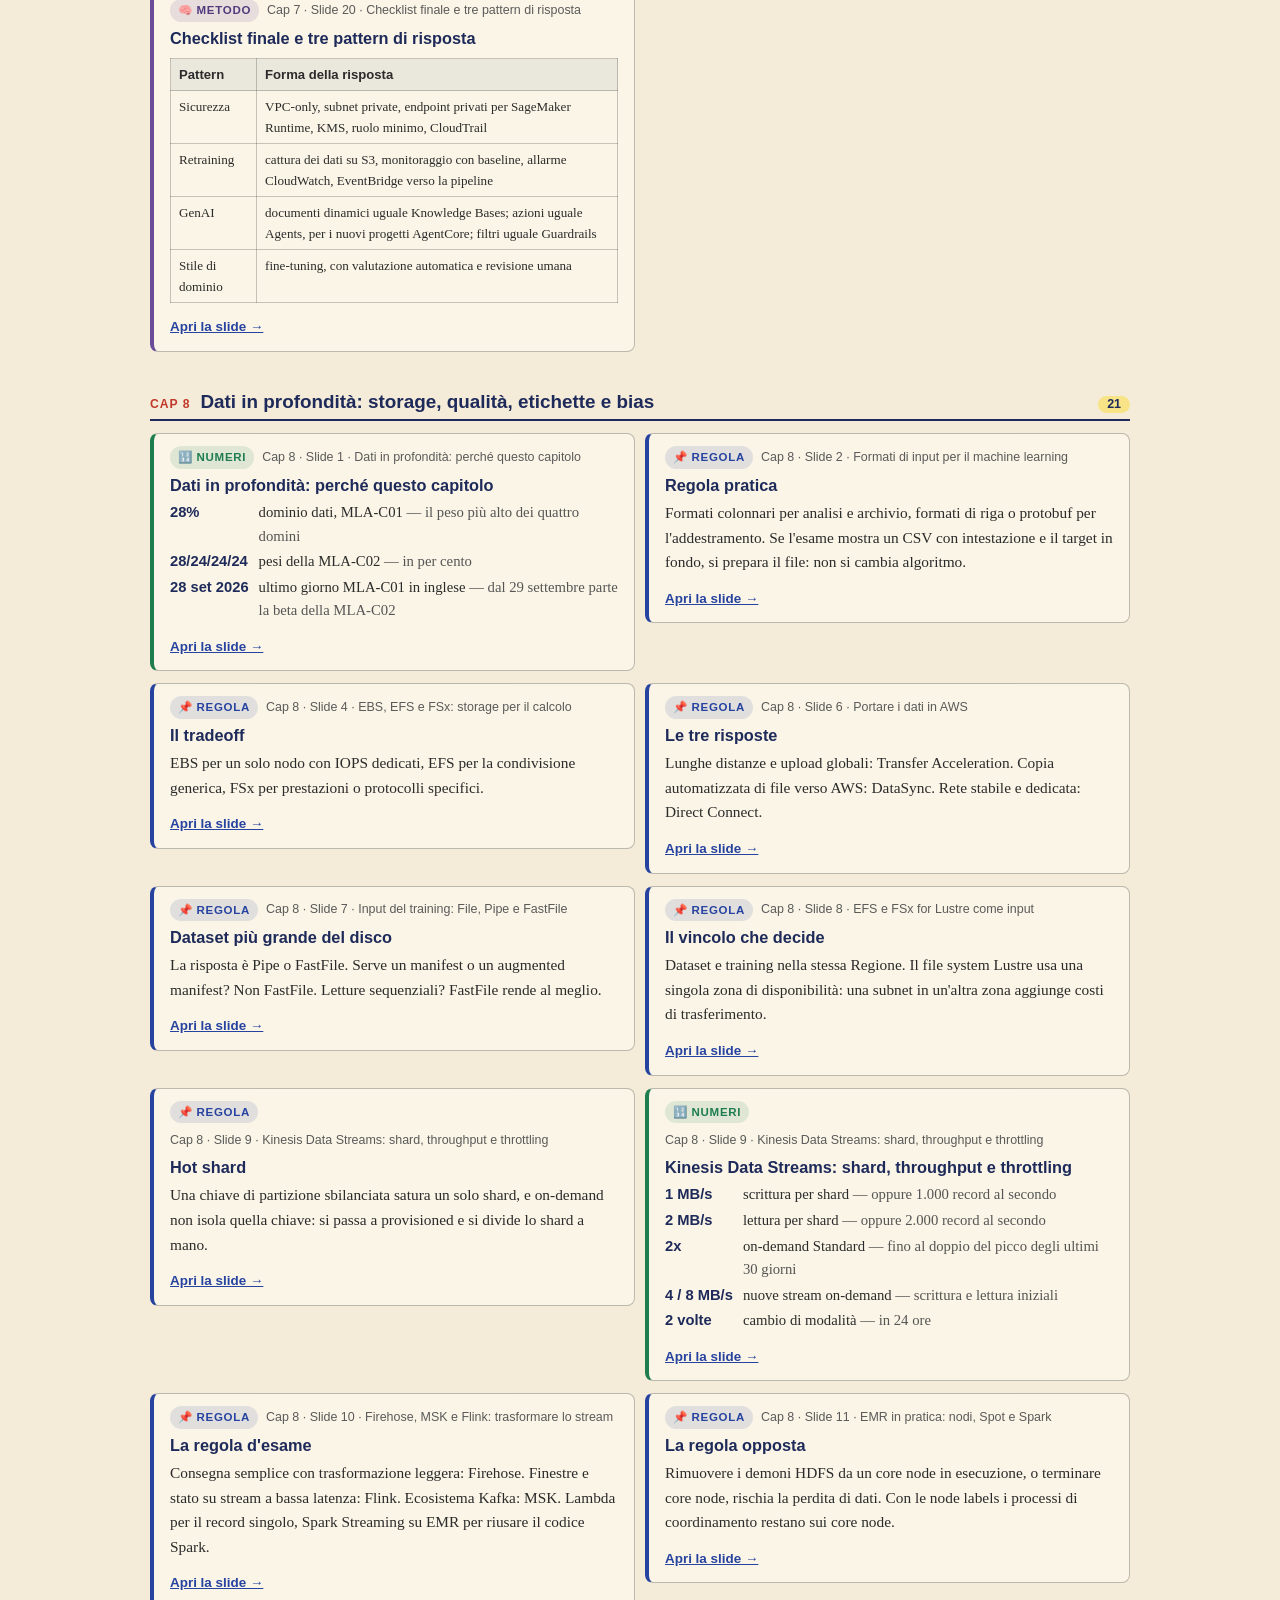
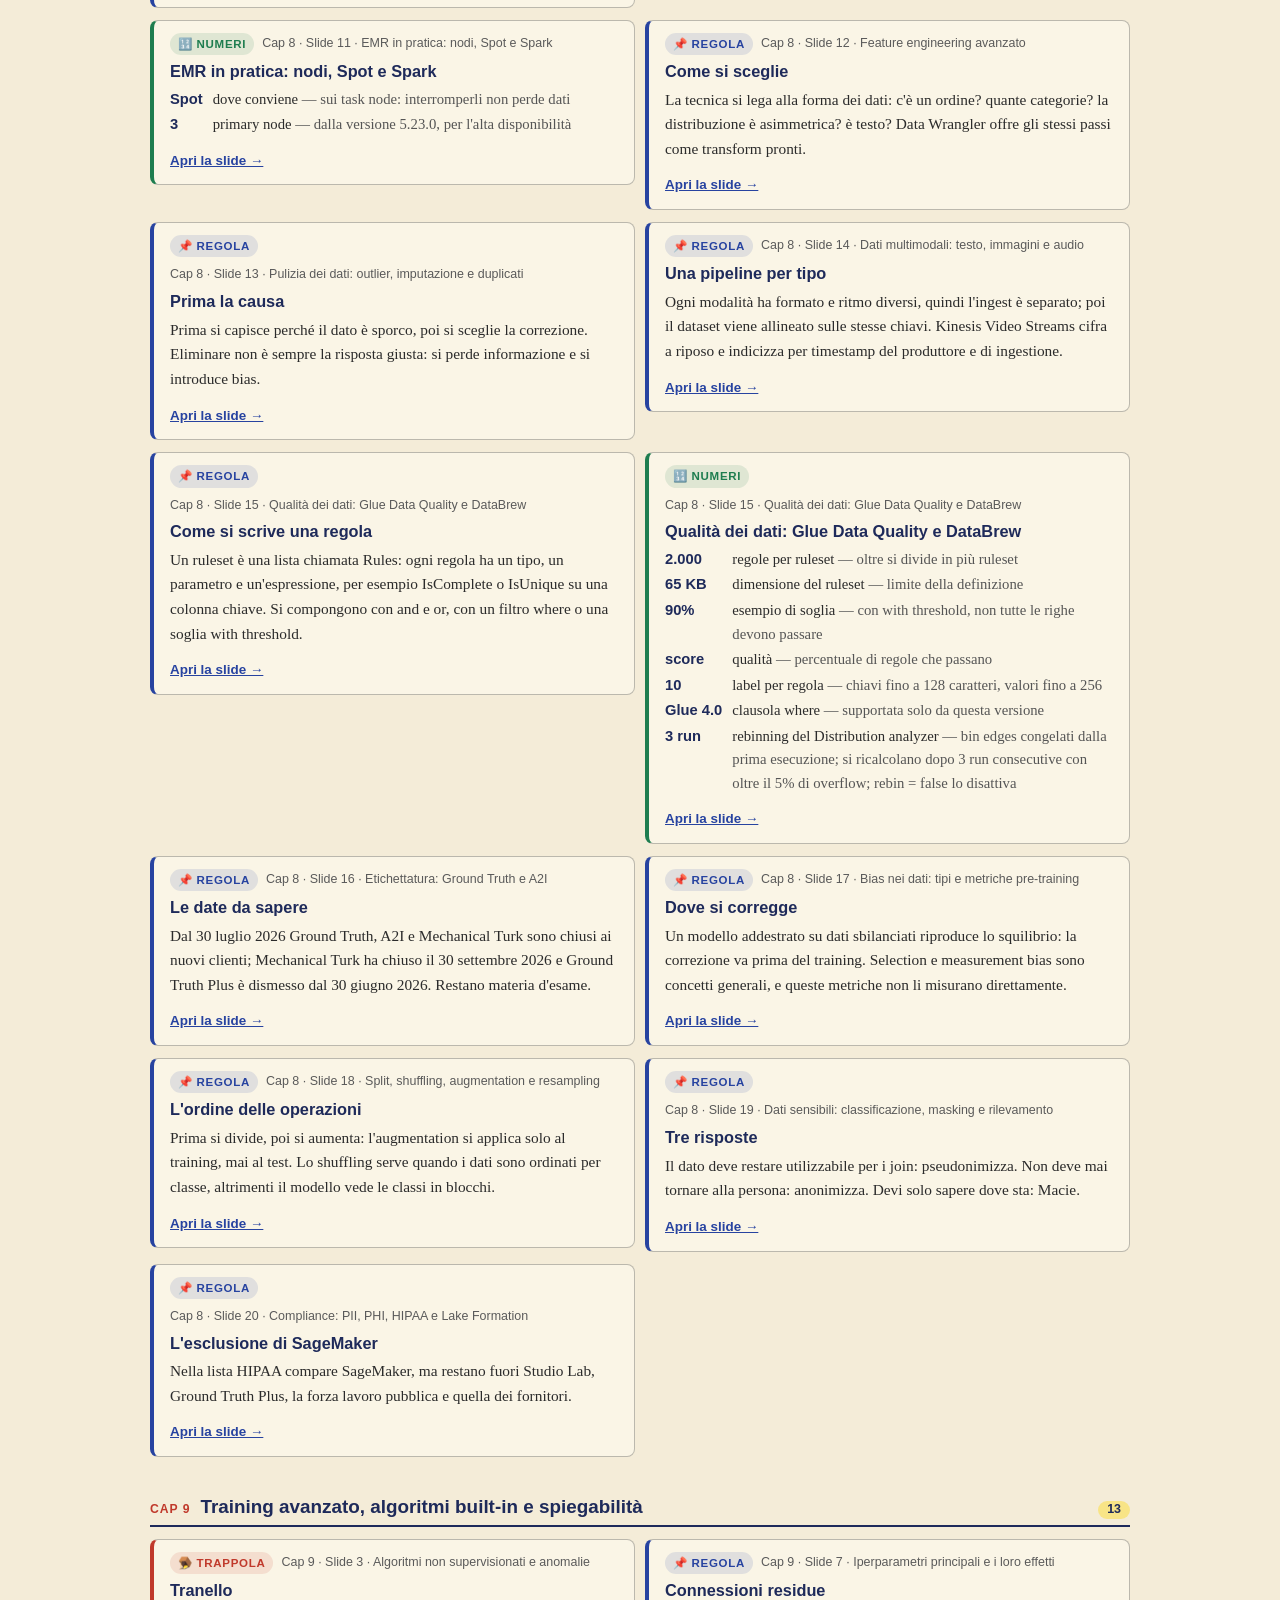
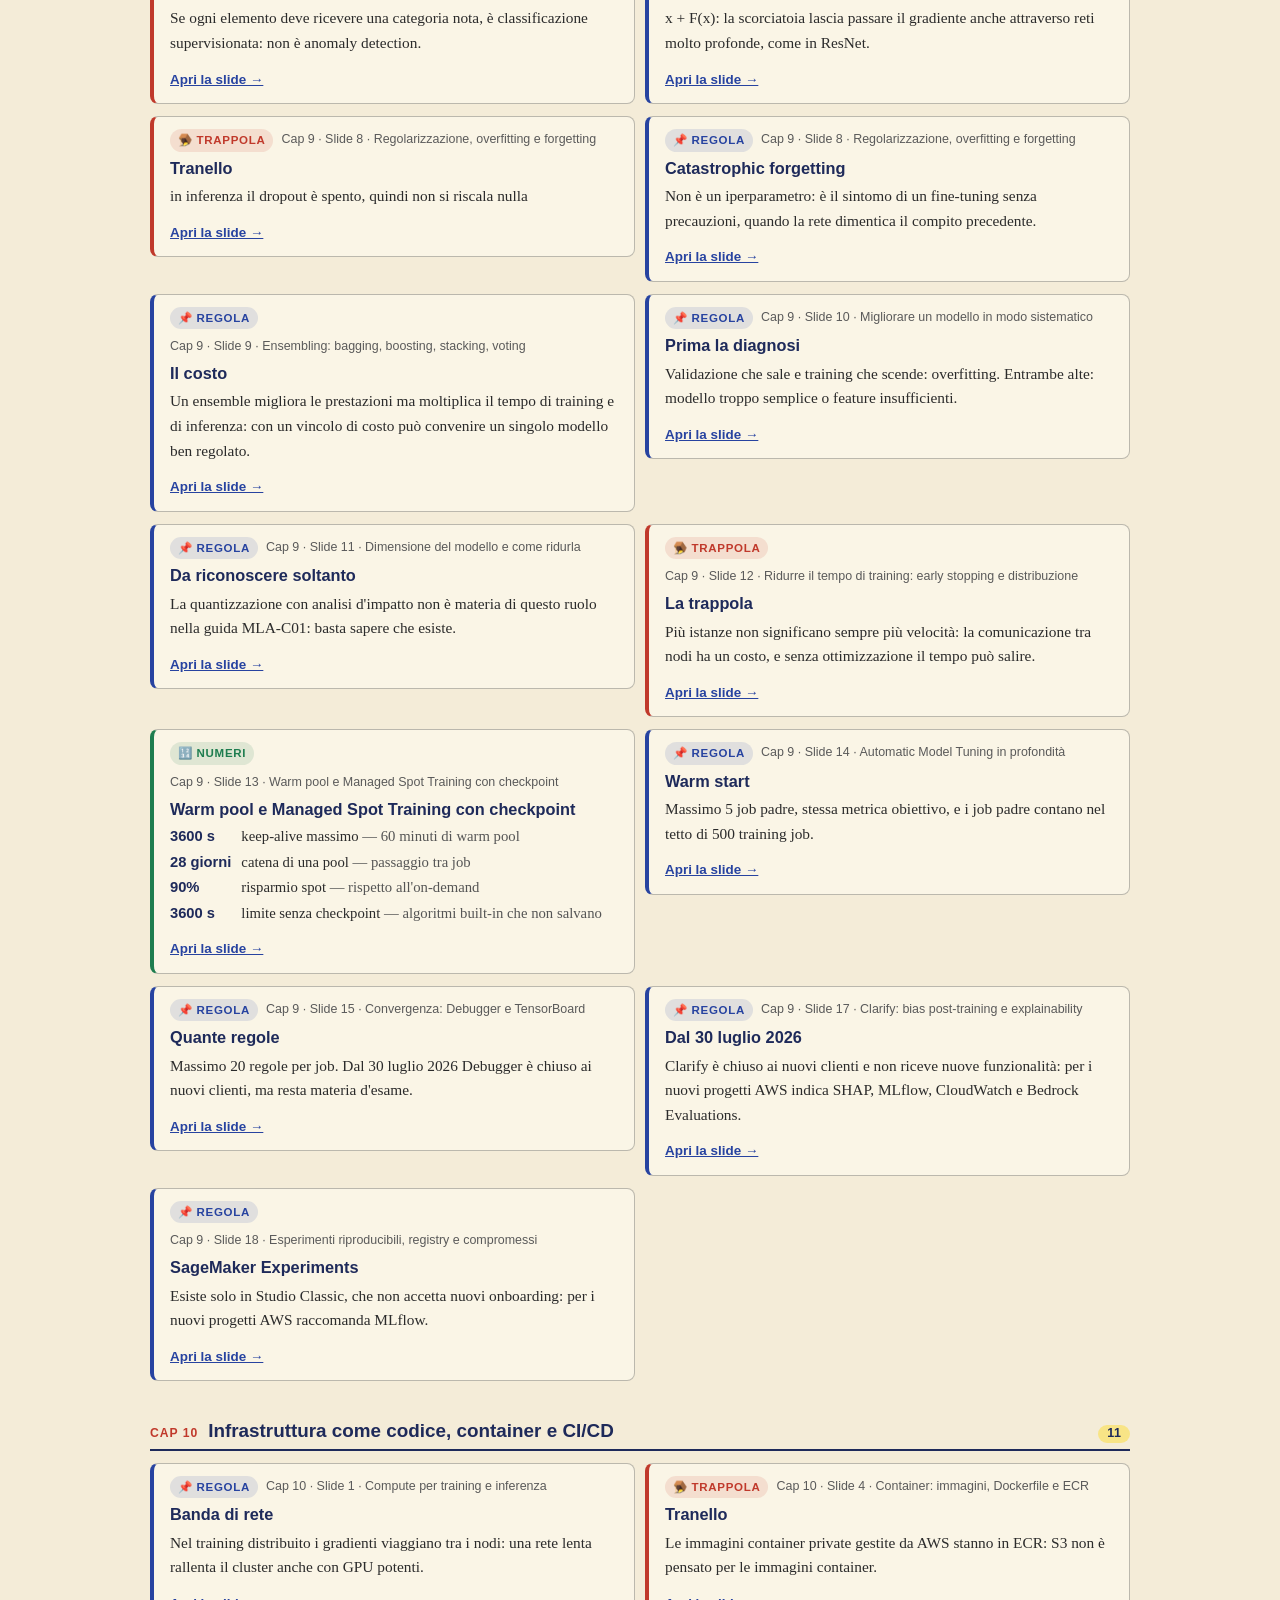
<file: trappole.html>
<!DOCTYPE html>
<html lang="it">
<head>
  <meta charset="UTF-8">
  <meta name="viewport" content="width=device-width, initial-scale=1.0">
  <title>Flashcards — MLA-C01 Studio</title>
  <link rel="stylesheet" href="style.css">
</head>
<body>
  <header class="site-header">
    <div class="wrap">
      <p class="eyebrow">AWS Certified · Machine Learning Engineer – Associate (MLA-C01)</p>
      <h1>🪤 Flashcards</h1>
      <p class="subtitle">Trappole d'esame, regole e numeri da ricordare: tutte le schede che le slide dei capitoli mettono in evidenza, in un mazzo solo.</p>
    </div>
  </header>

  <main class="wrap trappole">
    <p class="chapter-head">
      <a class="back" href="index.html">← Mappa</a>
      <a class="back" href="chapter.html?id=quick-ref">★ Ripasso last-minute</a>
    </p>
    <div id="trappole-root" aria-live="polite">
      <p class="muted">Raccolgo le flashcards da tutte le slide…</p>
    </div>
  </main>

  <footer class="site-footer">
    <div class="wrap">
      <p class="muted small">Appunti e sito web a cura di Riccardo Dominici. <a href="index.html#fonti">Fonti</a></p>
    </div>
  </footer>

  <script src="app.js"></script>
  <script src="trappole.js"></script>
  <script>
    document.addEventListener('DOMContentLoaded', function () {
      window.MLA.traps.init();
    });
  </script>
</body>
</html>
</file>
<file: style.css>
/* style.css — tema "carta e penna" pulito.
 * Palette carta/inchiostro invariata, tipografia di sistema leggibile,
 * angoli dritti, niente rotazioni né texture rumorose. Zero dipendenze,
 * tutto offline (solo font di sistema). I selettori usati dal JS
 * (map.js, chapter.js, quiz.js, app.js, tracker.js) sono invariati. */

:root {
  --carta: #f4ecd8;          /* sfondo pagina: carta crema */
  --carta-chiara: #faf5e6;   /* foglietti / schede */
  --margine-rosso: rgba(198, 72, 72, 0.6);
  --inchiostro: #2b2b2b;     /* testo corpo: quasi-nero */
  --inchiostro-blu: #1e2a5a; /* titoli: blu-notte */
  --penna-blu: #2743a0;
  --penna-rossa: #c0392b;
  --penna-verde: #1e7d4f;
  --evidenziatore: rgba(250, 225, 90, 0.65);
  --radius: 8px;
  --font-ui: -apple-system, BlinkMacSystemFont, "Inter", "Segoe UI", Roboto, Helvetica, Arial, sans-serif;
  --font-testo: Georgia, "Times New Roman", serif;
}

* { box-sizing: border-box; }

body {
  margin: 0;
  color: var(--inchiostro);
  font-family: var(--font-testo);
  line-height: 1.6;
  background-color: var(--carta);
}

.wrap { max-width: 1020px; margin: 0 auto; padding: 0 20px; }

h1, h2, h3 {
  font-family: var(--font-ui);
  color: var(--inchiostro-blu);
  line-height: 1.25;
}

a { color: var(--penna-blu); text-decoration: underline; }
a:hover { color: var(--inchiostro-blu); }

/* ---------- Header / progresso / legenda ---------- */

.site-header {
  background: var(--carta-chiara);
  border-bottom: 2px solid var(--inchiostro-blu);
  padding: 32px 0 12px;
}
.eyebrow {
  color: var(--penna-rossa);
  text-transform: uppercase;
  letter-spacing: 0.12em;
  font-size: 0.78rem;
  margin: 0;
  font-family: var(--font-ui);
  font-weight: 700;
}
.site-header h1 { margin: 4px 0 0; font-size: 2rem; }
.subtitle { color: #4a4a4a; margin: 4px 0 16px; font-style: italic; }

.progress-meta { display: flex; justify-content: space-between; font-size: 0.9rem; color: #4a4a4a; }
.progress-bar {
  height: 14px;
  background: var(--carta-chiara);
  border: 2px solid var(--inchiostro-blu);
  border-radius: var(--radius);
  overflow: hidden;
}
.progress-fill {
  height: 100%;
  width: 0;
  background: linear-gradient(180deg, rgba(46, 125, 50, 0.85), rgba(46, 125, 50, 0.65));
  transition: width 0.4s ease;
}

.legend { display: flex; gap: 18px; list-style: none; padding: 10px 0 0; margin: 0; font-size: 0.85rem; color: #4a4a4a; flex-wrap: wrap; font-family: var(--font-ui); }
.dot { display: inline-block; width: 12px; height: 12px; border-radius: 50%; margin-right: 6px; vertical-align: baseline; border: 1px solid var(--inchiostro); }
.dot.status-todo { background: #fff; }
.dot.status-doing { background: #f2b234; }
.dot.status-done { background: var(--penna-verde); }

/* ---------- Mappa SVG ---------- */

.map-container {
  margin: 24px 0;
  background: var(--carta-chiara);
  border: 2px solid var(--inchiostro-blu);
  border-radius: var(--radius);
  padding: 12px;
}
.map-container svg { width: 100%; height: auto; display: block; }

.map-band { fill: #efe4c8; stroke: var(--inchiostro-blu); stroke-width: 1.5; stroke-dasharray: 10 4; }
.map-band-label {
  fill: var(--inchiostro-blu);
  font-size: 16px;
  font-weight: 700;
  font-family: var(--font-ui);
  text-decoration: underline;
}
.map-edge { fill: none; stroke: var(--inchiostro-blu); stroke-width: 2.5; }
.map-edge.dashed { stroke-dasharray: 7 6; }
/* Collegamenti tra aree diverse: tratteggiati e attenuati, per non competere con le frecce interne */
.map-edge-cross { stroke: #9aa3b8; stroke-width: 1.8; stroke-dasharray: 6 5; }

.map-node { cursor: pointer; font-family: var(--font-testo); }
.map-node-box { stroke-width: 2.5; transition: filter 0.15s ease; }
.map-node:hover .map-node-box, .map-node:focus .map-node-box { filter: brightness(0.96); stroke-width: 3.5; }
.map-node:focus { outline: 2px dashed var(--penna-rossa); outline-offset: 3px; }
/* foglietti: carta chiara, bordo inchiostro */
.status-todo .map-node-box { fill: #fdf8ea; stroke: var(--inchiostro); }
.status-doing .map-node-box { fill: #fdf3d0; stroke: var(--inchiostro-blu); }
.status-done .map-node-box { fill: #eef3e4; stroke: var(--penna-verde); }
.map-node-badge { font-size: 15px; font-weight: 700; font-family: var(--font-ui); }
.status-todo .map-node-badge { fill: var(--penna-rossa); }
.status-doing .map-node-badge { fill: var(--penna-blu); }
.status-done .map-node-badge { fill: var(--penna-verde); }
.map-node-cap { fill: #5a5a5a; font-size: 11px; letter-spacing: 0.06em; }
.map-node-title { fill: var(--inchiostro); font-size: 15px; }

/* Elenco della mappa su telefono (sostituisce l'SVG sotto 640 px) */
.map-list { display: grid; gap: 18px; }
.map-list-head { margin: 0 0 6px; font-size: 1.05rem; color: var(--inchiostro-blu); }
.map-list-items { list-style: none; margin: 0; padding: 0; display: grid; gap: 8px; }
.map-item {
  display: flex; gap: 12px; align-items: flex-start; padding: 12px 14px;
  border: 2px solid var(--inchiostro); border-radius: 12px; background: #fdf8ea;
  color: var(--inchiostro); text-decoration: none;
}
.map-item.status-doing { background: #fdf3d0; border-color: var(--inchiostro-blu); }
.map-item.status-done { background: #eef3e4; border-color: var(--penna-verde); }
.map-item:focus { outline: 2px dashed var(--penna-rossa); outline-offset: 3px; }
.map-item-badge { min-width: 1.2em; font-weight: 700; }
.map-item-body { display: flex; flex-direction: column; gap: 2px; min-width: 0; }
.map-item-cap { font-size: 0.75rem; letter-spacing: 0.06em; color: #5a5a5a; }
.map-item-title { font-weight: 600; overflow-wrap: anywhere; }
.map-item-req { font-size: 0.85rem; color: #5a5a5a; }

/* Numeri della home (stats.js): riga sotto l'avanzamento */
.stats-line { margin: 10px 0 0; font-size: 0.95rem; color: var(--inchiostro); }
.stats-line span { font-weight: 700; color: var(--inchiostro-blu); }

/* Fonti online in fondo al Riassunto */
.chapter-sources { margin-top: 24px; padding-top: 12px; border-top: 1px dashed var(--inchiostro); }
.chapter-sources h3 { margin: 0 0 6px; font-size: 1rem; color: var(--inchiostro-blu); }
.chapter-sources ul { margin: 0; padding-left: 20px; }
.chapter-sources li { margin: 4px 0; overflow-wrap: anywhere; }

/* ---------- Schede aree ---------- */

.area-cards { display: grid; grid-template-columns: repeat(auto-fit, minmax(260px, 1fr)); gap: 12px; margin-bottom: 32px; }
.area-card {
  background: var(--carta-chiara);
  border: 2px solid var(--inchiostro);
  border-radius: var(--radius);
  padding: 16px;
}
.area-card h3 { margin: 0 0 6px; font-size: 1.15rem; }
.area-card p { margin: 0; color: #4a4a4a; font-size: 0.92rem; }
.ripasso-card {
  border-color: var(--penna-rossa);
  background: linear-gradient(180deg, transparent, var(--evidenziatore) 140%);
}

.notice {
  background: var(--carta-chiara);
  border: 2px dashed var(--penna-rossa);
  border-radius: var(--radius);
  padding: 12px 16px;
}
.muted { color: #5a5a5a; }
.small { font-size: 0.85rem; }

/* ---------- Pagina capitolo ---------- */

.chapter { padding-top: 24px; padding-bottom: 48px; }
.chapter-head { display: flex; align-items: center; gap: 12px; margin-bottom: 8px; flex-wrap: wrap; }
.back { color: var(--penna-blu); font-weight: 700; font-family: var(--font-ui); }
.area-tag {
  font-size: 0.8rem;
  padding: 3px 10px;
  border-radius: var(--radius);
  border: 2px solid var(--inchiostro);
  color: var(--inchiostro);
  font-family: var(--font-ui);
  font-weight: 700;
  /* effetto evidenziatore */
  background: linear-gradient(180deg, transparent 10%, var(--evidenziatore) 10%, var(--evidenziatore) 90%, transparent 90%);
}
.area-fondamenti { border-color: var(--penna-blu); }
.area-mlops { border-color: #b07d10; }
.area-applicazioni { border-color: var(--penna-verde); }

.block {
  position: relative;
  background-color: var(--carta-chiara);
  border: 2px solid var(--inchiostro);
  border-left: 4px solid var(--margine-rosso); /* idea del margine, in tinta unita */
  border-radius: var(--radius);
  padding: 18px 20px;
  margin: 20px 0;
}
.block h2 { margin: 0 0 10px; font-size: 1.35rem; }
.keywords { display: grid; grid-template-columns: 180px 1fr; gap: 8px 14px; margin: 0; }
.keywords dt {
  font-weight: 700;
  color: var(--inchiostro-blu);
  /* tinta piena evidenziatore: il termine sta DENTRO il riquadro */
  background: var(--evidenziatore);
  padding: 3px 10px;
  line-height: 1.5;
  border-radius: 2px;
  align-self: start;
  -webkit-box-decoration-break: clone;
  box-decoration-break: clone;
}
.keywords dd { margin: 0; }

/* ---------- Slide ---------- */

.slide-card {
  background: #fffdf4;
  border: 2px solid var(--inchiostro-blu);
  border-radius: var(--radius);
  /* Task5: slide protagonista della tab Lezione */
  padding: 28px 32px;
  min-height: 300px;
}
/* Aperta da deep-link (?slide=N): lascia respiro sopra quando la si porta in vista. */
.slide-card.slide-deeplink { scroll-margin-top: 16px; }
.slide-body { font-size: 1.08rem; line-height: 1.65; }
.slide-body h3 { margin-top: 0; font-size: 1.45rem; line-height: 1.3; }
.slide-body ul { padding-left: 22px; }
.slide-body li { margin: 8px 0; }
.slide-bar { display: flex; align-items: center; justify-content: space-between; margin-top: 16px; gap: 8px; }
.slide-counter { color: #5a5a5a; font-size: 0.9rem; font-family: var(--font-ui); }
/* Ponte slide → banco domande: "Allenati sulle domande di questa slide (N)". */
.slide-practice { margin: 12px 0 0; text-align: center; }
.slide-practice[hidden] { display: none; }
.btn.slide-practice-btn { background: var(--evidenziatore); border-color: var(--inchiostro-blu); font-weight: 700; }
.btn.slide-practice-btn:hover { background: rgba(250, 225, 90, 0.85); }

/* ---------- Audio ---------- */

.audio-player { width: 100%; }
.audio-missing { margin: 0; font-style: italic; }

/* ---------- Quiz ---------- */

.quiz-q {
  border: 2px solid var(--inchiostro);
  border-radius: var(--radius);
  padding: 12px 16px;
  margin: 0 0 14px;
  background: #fffdf4;
}
.quiz-q legend { font-family: var(--font-ui); font-weight: 700; color: var(--inchiostro-blu); padding: 0 8px; }
.quiz-opt { display: block; padding: 5px 0; cursor: pointer; }
.quiz-opt:hover { background: rgba(250, 225, 90, 0.25); }
.quiz-opt input { margin-right: 8px; accent-color: var(--penna-rossa); }
.quiz-feedback { margin-top: 8px; padding: 8px 12px; font-size: 0.92rem; border-width: 2px; border-style: solid; border-radius: var(--radius); }
/* niente riempimenti piatti scuri: carta chiara + bordo penna */
.quiz-feedback.ok {
  background: #fffdf4;
  border-color: var(--penna-verde);
  color: #14532d;
}
.quiz-feedback.ko {
  background: #fffdf4;
  border-color: var(--penna-rossa);
  color: #7f1d1d;
}
.quiz-actions { display: flex; align-items: center; gap: 16px; flex-wrap: wrap; }
.quiz-result {
  color: var(--inchiostro);
  margin: 0;
  padding: 2px 8px;
  background: linear-gradient(180deg, transparent 20%, var(--evidenziatore) 20%, var(--evidenziatore) 88%, transparent 88%);
}

/* ---------- Bottone completamento ---------- */

.done-row { margin: 24px 0; text-align: center; }

/* ---------- Bottoni ---------- */

.btn {
  background: var(--carta-chiara);
  color: var(--inchiostro-blu);
  border: 2px solid var(--inchiostro);
  border-radius: var(--radius);
  padding: 9px 18px;
  font-size: 0.95rem;
  font-family: var(--font-ui);
  cursor: pointer;
  transition: border-color 0.12s ease, box-shadow 0.12s ease;
}
.btn:hover:not(:disabled) {
  border-color: var(--inchiostro-blu);
  box-shadow: 2px 2px 0 rgba(30, 42, 90, 0.35);
}
.btn:disabled { opacity: 0.4; cursor: default; }
.btn.primary { background: var(--evidenziatore); border-color: var(--inchiostro-blu); font-weight: 700; }
.btn.primary:hover { background: rgba(250, 225, 90, 0.85); }
.btn.big { font-size: 1.05rem; padding: 12px 28px; }
/* timbro di completamento */
.btn.done {
  background: #fffdf4;
  border: 3px double var(--penna-rossa);
  border-radius: var(--radius);
  color: var(--penna-rossa);
  font-weight: 700;
  letter-spacing: 0.04em;
}
.btn.done:hover:not(:disabled) { border-color: var(--penna-rossa); }
.btn.ghost { background: transparent; }
.slide-nav { min-width: 52px; }
button:focus-visible, a:focus-visible, input:focus-visible {
  outline: 2px dashed var(--penna-rossa);
  outline-offset: 2px;
}

/* ---------- Footer ---------- */

.site-footer { border-top: 2px solid var(--inchiostro-blu); padding: 16px 0 28px; background: var(--carta-chiara); }
.site-footer .wrap { display: flex; align-items: center; justify-content: space-between; gap: 12px; flex-wrap: wrap; }

@media (max-width: 640px) {
  .site-header h1 { font-size: 1.5rem; }
  .area-cards { grid-template-columns: 1fr; }
  .keywords { grid-template-columns: 1fr; }
  .quiz-actions { flex-direction: column; align-items: stretch; }
  .block { border-left-width: 3px; }
  .slide-bar { flex-wrap: wrap; }
  .map-container { padding: 8px; }
  .legend { gap: 12px; }
}

/* ---------- Pagina capitolo a tab + lezione guidata ---------- */
/* Solo riuso variabili esistenti: carta, inchiostro, evidenziatore. */

.tablist {
  display: flex;
  gap: 8px;
  flex-wrap: wrap;
  margin: 16px 0 0;
}
.tab {
  background: var(--carta-chiara);
  color: var(--inchiostro-blu);
  border: 2px solid var(--inchiostro);
  border-radius: var(--radius);
  padding: 9px 18px;
  font-size: 0.95rem;
  font-family: var(--font-ui);
  cursor: pointer;
}
.tab:hover { border-color: var(--inchiostro-blu); box-shadow: 2px 2px 0 rgba(30, 42, 90, 0.35); }
.tab[aria-selected="true"] {
  background: linear-gradient(180deg, transparent 10%, var(--evidenziatore) 10%, var(--evidenziatore) 90%, transparent 90%), var(--carta-chiara);
  border-color: var(--inchiostro-blu);
  font-weight: 700;
}
.tabpanel { margin-top: 0; }
.tabpanel[hidden] { display: none; }

/* Player custom */
.player { margin: 16px 0; }
.player-row { display: flex; align-items: center; gap: 8px; flex-wrap: wrap; }
.player .time {
  font-family: var(--font-ui);
  color: var(--inchiostro-blu);
  font-size: 0.9rem;
  white-space: nowrap;
}
.speed-group { display: inline-flex; gap: 4px; flex-wrap: wrap; }
.speed-btn { padding: 5px 10px; font-size: 0.82rem; }
.speed-btn.on { background: var(--evidenziatore); border-color: var(--inchiostro-blu); font-weight: 700; }
.seek-wrap { position: relative; margin-top: 10px; }
.seek { width: 100%; accent-color: var(--penna-rossa); }
.seek-ticks { position: relative; height: 8px; }
.seek-tick {
  position: absolute;
  top: 0;
  width: 2px;
  height: 8px;
  background: var(--inchiostro-blu);
  opacity: 0.55;
}

/* Trascrizione karaoke */
.transcript {
  margin-top: 16px;
  /* Task5: trascrizione secondaria e compatta, karaoke invariato */
  max-height: 180px;
  overflow-y: auto;
  padding: 8px 10px;
  border: 1px solid rgba(43, 43, 43, 0.35);
  border-radius: var(--radius);
  background: var(--carta-chiara);
  font-size: 0.92rem;
}
.sentence {
  margin: 0 0 8px;
  padding: 6px 10px;
  border-radius: 4px;
  line-height: 1.55;
}
.sentence.clickable { cursor: pointer; }
.sentence.clickable:hover { background: rgba(250, 225, 90, 0.25); }
.sentence.active {
  /* giallo evidenziatore del tema, tinta piena per massima visibilità */
  background: var(--evidenziatore);
  font-weight: 700;
  color: var(--inchiostro-blu);
}

@media (max-width: 640px) {
  .player-row { align-items: stretch; }
  /* Task5: slide protagonista anche su mobile, transcript compatto */
  .slide-card { padding: 20px 18px; min-height: 220px; }
  .slide-body { font-size: 1rem; }
  .slide-body h3 { font-size: 1.2rem; }
  .transcript { max-height: 140px; }
}

/* Formule MathML - task6 */
.slide-body li.has-formula { list-style: none; margin-left: -22px; }
.formula {
  /* riquadro formula: centrata, serif grande, evidenziatore sobrio in palette */
  text-align: center;
  font-family: var(--font-testo);
  font-size: 1.25rem;
  line-height: 2;
  padding: 12px 16px;
  margin: 12px 0 6px;
  background: var(--carta-chiara);
  border: 1px solid var(--margine-rosso);
  border-left: 4px solid var(--penna-blu);
  border-radius: var(--radius);
  overflow-x: auto;
}
.formula math { font-size: 1.2em; }
.formula-fb { display: none; }
.no-mathml .formula math { display: none; }
.no-mathml .formula-fb {
  /* fallback Unicode leggibile quando il browser non compone MathML */
  display: block;
  font-family: var(--font-testo);
  font-size: 1.15rem;
  font-style: italic;
  color: var(--inchiostro);
}
.formula-caption {
  font-size: 0.98rem;
  line-height: 1.6;
  color: var(--inchiostro);
  margin: 2px 0 10px;
  padding-left: 4px;
  border-left: 3px solid var(--evidenziatore);
}
.slide-body li.has-diagnosis { list-style: none; margin-left: -22px; }
.diagnosis-title {
  font-weight: 700;
  color: var(--inchiostro-blu);
  font-size: 1.08rem;
  margin: 10px 0 4px;
}
.diagnosis-text {
  background: var(--carta-chiara);
  border: 1px solid var(--margine-rosso);
  border-left: 4px solid var(--penna-verde);
  border-radius: var(--radius);
  padding: 10px 14px;
  line-height: 1.65;
  margin-bottom: 8px;
}

/* ---------- Banco domande (domande.html) ---------- */
/* Stessa palette carta/inchiostro: chip = foglietti, card = schede. */

.qbank-page { padding-top: 24px; padding-bottom: 56px; }

/* Barra filtri */
.qb-toolbar {
  background: var(--carta-chiara);
  border: 2px solid var(--inchiostro-blu);
  border-radius: var(--radius);
  padding: 14px 16px;
  margin: 20px 0 16px;
}
.qb-row {
  display: flex;
  align-items: baseline;
  gap: 10px;
  flex-wrap: wrap;
  margin-bottom: 10px;
}
.qb-row:last-child { margin-bottom: 0; }
.qb-label {
  font-family: var(--font-ui);
  font-weight: 700;
  color: var(--inchiostro-blu);
  font-size: 0.85rem;
  text-transform: uppercase;
  letter-spacing: 0.06em;
  min-width: 82px;
}
.chip-group { display: flex; gap: 6px; flex-wrap: wrap; }
.chip {
  background: #fdf8ea;
  color: var(--inchiostro);
  border: 2px solid var(--inchiostro);
  border-radius: var(--radius);
  padding: 5px 12px;
  font-family: var(--font-ui);
  font-size: 0.85rem;
  cursor: pointer;
  transition: box-shadow 0.12s ease, border-color 0.12s ease;
}
.chip:hover:not(:disabled) { border-color: var(--inchiostro-blu); box-shadow: 2px 2px 0 rgba(30, 42, 90, 0.3); }
.chip:disabled { opacity: 0.35; cursor: default; }
.chip.on {
  background: var(--evidenziatore);
  border-color: var(--inchiostro-blu);
  font-weight: 700;
  color: var(--inchiostro-blu);
}
/* i chip capitolo ereditano il colore d'area già usato in mappa e tag */
.chip.area-fondamenti.on { border-color: var(--penna-blu); }
.chip.area-mlops.on { border-color: #b07d10; }
.chip.area-applicazioni.on { border-color: var(--penna-verde); }

.qb-search {
  flex: 1 1 260px;
  min-width: 180px;
  padding: 7px 10px;
  font-family: var(--font-ui);
  font-size: 0.9rem;
  color: var(--inchiostro);
  background: #fffdf4;
  border: 2px solid var(--inchiostro);
  border-radius: var(--radius);
}

/* Statistiche */
.qb-statsbox { margin-bottom: 18px; }
.qb-stats { margin: 0 0 6px; font-family: var(--font-ui); font-size: 0.95rem; }
.qb-bar { height: 10px; }
.qb-ok { color: var(--penna-verde); font-weight: 700; }
.qb-ko { color: var(--penna-rossa); font-weight: 700; }

/* Card domanda */
.qlist { display: flex; flex-direction: column; gap: 14px; }
.qcard {
  background: var(--carta-chiara);
  border: 2px solid var(--inchiostro);
  border-left: 4px solid var(--margine-rosso);
  border-radius: var(--radius);
  padding: 14px 18px;
}
.qcard.answered-ok { border-left-color: var(--penna-verde); }
.qcard.answered-ko { border-left-color: var(--penna-rossa); }

.qcard-head { display: flex; align-items: center; gap: 8px; flex-wrap: wrap; margin-bottom: 8px; }
.qnum {
  font-family: var(--font-ui);
  font-weight: 700;
  color: var(--inchiostro-blu);
  font-size: 0.95rem;
}
.star {
  margin-left: auto;
  background: transparent;
  border: none;
  font-size: 1.25rem;
  line-height: 1;
  color: #9a9a9a;
  cursor: pointer;
  padding: 2px 4px;
}
.star.on { color: #c8971a; }
.star:hover { color: var(--penna-rossa); }

.qtext {
  font-size: 1.05rem;
  margin: 0 0 12px;
  line-height: 1.55;
}

.qopts { display: flex; flex-direction: column; gap: 6px; }
.qopt {
  display: flex;
  align-items: flex-start;
  gap: 10px;
  width: 100%;
  text-align: left;
  background: #fffdf4;
  border: 2px solid rgba(43, 43, 43, 0.45);
  border-radius: var(--radius);
  padding: 9px 12px;
  font-family: var(--font-testo);
  font-size: 0.98rem;
  line-height: 1.45;
  color: var(--inchiostro);
  cursor: pointer;
  transition: background 0.12s ease, border-color 0.12s ease;
}
.qopt:hover:not(:disabled) { background: rgba(250, 225, 90, 0.25); border-color: var(--inchiostro); }
.qopt:disabled { cursor: default; }
.qopt-k {
  font-family: var(--font-ui);
  font-weight: 700;
  color: var(--inchiostro-blu);
  min-width: 18px;
}
.qopt.ok { border-color: var(--penna-verde); background: #eef5ea; }
.qopt.ok .qopt-k { color: var(--penna-verde); }
.qopt.ko { border-color: var(--penna-rossa); background: #f8ecea; }
.qopt.ko .qopt-k { color: var(--penna-rossa); }
.qopt.chosen { border-color: var(--inchiostro-blu); background: var(--evidenziatore); font-weight: 700; }

/* Feedback e spiegazione */
.qfb-host { margin-top: 10px; }
.qfb {
  border: 2px solid var(--inchiostro);
  border-radius: var(--radius);
  background: #fffdf4;
  padding: 10px 14px;
}
.qfb.ok { border-color: var(--penna-verde); }
.qfb.ko { border-color: var(--penna-rossa); }
.qfb-title { margin: 0 0 6px; font-family: var(--font-ui); font-weight: 700; font-size: 0.92rem; }
.qfb.ok .qfb-title { color: #14532d; }
.qfb.ko .qfb-title { color: #7f1d1d; }
.qfb-text { margin: 0; font-size: 0.95rem; line-height: 1.6; }
.qfb-src { margin: 6px 0 0; font-size: 0.78rem; color: #6a6a6a; font-style: italic; }
/* Link alla slide della lezione che spiega la domanda (banco domande). */
.qfb-lesson { margin: 10px 0 0; }
.btn.small { display: inline-block; font-size: 0.85rem; padding: 6px 12px; text-decoration: none; line-height: 1.4; }
.qfb-lesson-note { display: block; margin-top: 4px; font-size: 0.78rem; color: #6a6a6a; }
.qretry { margin-top: 8px; }

.qb-more { display: block; margin: 20px auto 0; }

/* Riquadro del filtro sulla slide della lezione (domande.html?lesson=...). */
.qb-lesson {
  background: #fffdf4;
  border: 2px solid var(--inchiostro-blu);
  border-left: 4px solid var(--evidenziatore);
  border-radius: var(--radius);
  padding: 12px 16px;
  margin: 20px 0 0;
}
.qb-lesson[hidden] { display: none; }
.qb-lesson:not([hidden]) + .qb-toolbar { margin-top: 12px; }
.qb-lesson-title { margin: 0; font-family: var(--font-ui); font-weight: 700; color: var(--inchiostro-blu); }
.qb-lesson-note { margin: 4px 0 0; }
.qb-lesson-actions { display: flex; gap: 8px; flex-wrap: wrap; margin-top: 10px; }
@media (max-width: 640px) {
  .slide-practice .slide-practice-btn { display: block; width: 100%; }
  .qb-lesson-actions .btn { flex: 1 1 auto; text-align: center; }
}

/* Simulazione d'esame */
.exam-setup h2 { margin-top: 0; }
.exam-bar {
  position: sticky;
  top: 0;
  z-index: 5;
  display: flex;
  align-items: center;
  gap: 14px;
  flex-wrap: wrap;
  background: var(--carta-chiara);
  border: 2px solid var(--inchiostro-blu);
  border-radius: var(--radius);
  padding: 10px 14px;
  margin-bottom: 14px;
}
.exam-count { font-family: var(--font-ui); font-weight: 700; color: var(--inchiostro-blu); }
.exam-clock {
  font-family: var(--font-ui);
  font-size: 1.1rem;
  font-weight: 700;
  padding: 2px 10px;
  border: 2px solid var(--inchiostro);
  border-radius: var(--radius);
  background: #fffdf4;
}
.exam-clock.urgent { color: var(--penna-rossa); border-color: var(--penna-rossa); }
.exam-bar .btn { margin-left: auto; }

.exam-result { text-align: center; }
.exam-result.pass { border-color: var(--penna-verde); }
.exam-result.fail { border-color: var(--penna-rossa); }
.exam-score {
  font-family: var(--font-ui);
  font-size: 2rem;
  font-weight: 700;
  margin: 6px 0;
  color: var(--inchiostro-blu);
}
.exam-result.pass .exam-score { color: var(--penna-verde); }
.exam-result.fail .exam-score { color: var(--penna-rossa); }

/* Scheda "banco domande" in home e link nel capitolo */
.domande-card { border-color: var(--penna-blu); }
.chapter-qlink { margin: 18px 0 0; }

@media (max-width: 640px) {
  .qb-label { min-width: 100%; }
  .qb-row { gap: 6px; }
  .chip { font-size: 0.8rem; padding: 5px 10px; }
  .qcard { padding: 12px 14px; }
  .qtext { font-size: 1rem; }
  .exam-bar { gap: 8px; }
  .exam-bar .btn { margin-left: 0; width: 100%; }
}

/* ---------- Sezione Fonti (fondo home) ---------- */

.sources {
  background: var(--carta-chiara);
  border: 2px solid var(--inchiostro);
  border-left: 4px solid var(--margine-rosso);
  border-radius: var(--radius);
  padding: 20px 24px;
  margin: 0 0 32px;
}
.sources h2 { margin: 0 0 4px; font-size: 1.35rem; }
.sources h3 {
  margin: 18px 0 6px;
  font-size: 1rem;
  text-transform: uppercase;
  letter-spacing: 0.06em;
  color: var(--penna-rossa);
}
.sources h3:first-of-type { margin-top: 12px; }
.sources p { margin: 0 0 8px; font-size: 0.95rem; }
.sources ul { margin: 0; padding-left: 20px; }
.sources li { margin: 7px 0; font-size: 0.94rem; line-height: 1.6; }
.sources a { word-break: break-word; }

@media (max-width: 640px) {
  .sources { padding: 16px 16px; }
  .sources li { font-size: 0.9rem; }
}

/* ---------- Schemi delle slide (visuals.js) ---------- */
/* Stessa palette carta/inchiostro: gli schemi sono appunti disegnati a mano,
   non illustrazioni. Tutto su una colonna, così restano leggibili su telefono. */

.slide-body .v-block { margin: 14px 0 18px; }
.slide-body .v-block:first-child { margin-top: 0; }
.slide-body .v-caption { margin: 6px 0 0; font-size: 0.9rem; color: #5a5a5a; font-style: italic; font-family: var(--font-ui); }

/* Schede termine/definizione */
.v-text { margin-top: 4px; }
.v-cards { display: grid; grid-template-columns: 1fr; gap: 10px; }
@media (min-width: 720px) {
  .v-cards { grid-template-columns: repeat(2, minmax(0, 1fr)); }
  /* con molte definizioni lunghe una colonna sola è più leggibile */
  .v-cards.v-cards-kv { grid-template-columns: repeat(2, minmax(0, 1fr)); }
}
.v-card {
  background: var(--carta-chiara);
  border: 1px solid rgba(43, 43, 43, 0.28);
  border-left: 4px solid var(--penna-blu);
  border-radius: var(--radius);
  padding: 10px 12px 11px;
}
.v-card-head { display: flex; align-items: baseline; gap: 8px; }
.v-card-term { font-family: var(--font-ui); font-weight: 700; color: var(--inchiostro-blu); line-height: 1.35; }
.v-card-def, .v-card-text { margin: 4px 0 0; font-size: 0.98rem; line-height: 1.55; }
.v-card-text { margin-top: 6px; }
.v-step {
  flex: 0 0 auto;
  display: inline-flex; align-items: center; justify-content: center;
  width: 22px; height: 22px;
  border-radius: 50%;
  background: var(--inchiostro-blu);
  color: var(--carta-chiara);
  font-family: var(--font-ui); font-size: 0.78rem; font-weight: 700;
  line-height: 1;
  transform: translateY(1px);
}
.v-card.v-card-plain { border-left-color: var(--margine-rosso); }

/* Flusso / pipeline */
.v-flow {
  display: flex; align-items: stretch; gap: 6px; flex-wrap: wrap;
  padding: 12px;
  background: var(--carta-chiara);
  border: 1px solid rgba(43, 43, 43, 0.28);
  border-radius: var(--radius);
}
.v-flow-v { flex-direction: column; align-items: stretch; }
.v-flow-step {
  flex: 1 1 120px;
  display: flex; flex-direction: column; gap: 2px;
  background: #fffdf4;
  border: 1.5px solid var(--inchiostro-blu);
  border-radius: var(--radius);
  padding: 8px 10px;
  min-width: 0;
}
.v-flow-num {
  font-family: var(--font-ui); font-size: 0.72rem; font-weight: 700;
  color: var(--penna-rossa); letter-spacing: 0.08em;
}
.v-flow-label { font-family: var(--font-ui); font-weight: 700; color: var(--inchiostro-blu); font-size: 0.94rem; line-height: 1.3; }
.v-flow-sub { font-size: 0.86rem; line-height: 1.45; color: var(--inchiostro); }
.v-flow-arrow {
  align-self: center;
  color: var(--penna-blu); font-family: var(--font-ui); font-weight: 700; font-size: 1.1rem;
}
.v-flow-v .v-flow-arrow { transform: rotate(90deg); }
.v-flow-loop {
  flex-basis: 100%;
  margin-top: 4px; padding-top: 6px;
  border-top: 1px dashed rgba(43, 43, 43, 0.35);
  font-family: var(--font-ui); font-size: 0.8rem; color: #5a5a5a;
}
.v-flow-step.tone-good { border-color: var(--penna-verde); background: #f2f8f2; }
.v-flow-step.tone-bad { border-color: var(--penna-rossa); background: #fdf3f2; }
.v-flow-step.tone-warn { border-color: #b07d10; background: #fdf6e6; }

/* Confronto a colonne */
.v-compare { display: grid; grid-template-columns: 1fr; gap: 10px; }
@media (min-width: 640px) { .v-compare { grid-template-columns: repeat(auto-fit, minmax(200px, 1fr)); } }
.v-compare-col {
  background: var(--carta-chiara);
  border: 1.5px solid rgba(43, 43, 43, 0.35);
  border-top: 4px solid var(--penna-blu);
  border-radius: var(--radius);
  padding: 10px 12px;
}
.v-compare-col.tone-good { border-top-color: var(--penna-verde); }
.v-compare-col.tone-bad { border-top-color: var(--penna-rossa); }
.v-compare-head { margin: 0 0 6px; font-family: var(--font-ui); font-size: 0.95rem; color: var(--inchiostro-blu); }
.v-compare-list { margin: 0; padding-left: 18px; font-size: 0.94rem; line-height: 1.5; }
.v-compare-list li { margin: 4px 0; }
.v-compare-list li.is-good::marker { content: "✓ "; color: var(--penna-verde); }
.v-compare-list li.is-bad::marker { content: "✗ "; color: var(--penna-rossa); }

/* Barre */
.v-bars { display: flex; flex-direction: column; gap: 10px; }
.v-bar-row { }
.v-bar-head { display: flex; justify-content: space-between; gap: 12px; align-items: baseline; }
.v-bar-label { font-family: var(--font-ui); font-size: 0.92rem; font-weight: 700; color: var(--inchiostro-blu); }
.v-bar-value { font-family: var(--font-ui); font-size: 0.9rem; color: var(--penna-rossa); font-weight: 700; white-space: nowrap; }
.v-bar-track {
  height: 16px; margin-top: 4px;
  background: rgba(43, 43, 43, 0.07);
  border: 1px solid rgba(43, 43, 43, 0.3);
  border-radius: 3px;
  overflow: hidden;
}
.v-bar-fill {
  height: 100%;
  background: repeating-linear-gradient(135deg,
    rgba(39, 67, 160, 0.75) 0 6px, rgba(39, 67, 160, 0.55) 6px 12px);
}
.v-bar-row.tone-good .v-bar-fill { background: repeating-linear-gradient(135deg, rgba(30, 125, 79, 0.8) 0 6px, rgba(30, 125, 79, 0.58) 6px 12px); }
.v-bar-row.tone-warn .v-bar-fill { background: repeating-linear-gradient(135deg, rgba(176, 125, 16, 0.8) 0 6px, rgba(176, 125, 16, 0.55) 6px 12px); }
.v-bar-row.tone-bad .v-bar-fill { background: repeating-linear-gradient(135deg, rgba(192, 57, 43, 0.8) 0 6px, rgba(192, 57, 43, 0.55) 6px 12px); }
.v-bar-note { margin: 3px 0 0; font-size: 0.84rem; color: #5a5a5a; font-family: var(--font-ui); }

/* Barra ripartita */
.v-stack-bar {
  display: flex; height: 26px;
  border: 1.5px solid var(--inchiostro-blu);
  border-radius: var(--radius);
  overflow: hidden;
  background: #fffdf4;
}
.v-stack-seg {
  display: flex; align-items: center; justify-content: center;
  font-family: var(--font-ui); font-size: 0.76rem; font-weight: 700;
  color: #fff;
  min-width: 0;
  overflow: hidden;
}
.v-stack-legend { display: flex; flex-wrap: wrap; gap: 6px 16px; margin-top: 8px; font-size: 0.88rem; }
.v-stack-key { display: inline-flex; align-items: center; gap: 6px; }
.v-swatch { display: inline-block; width: 12px; height: 12px; border-radius: 2px; border: 1px solid rgba(43,43,43,0.35); }
.seg-0 { background: #2743a0; } .seg-1 { background: #b07d10; } .seg-2 { background: #1e7d4f; }
.seg-3 { background: #c0392b; } .seg-4 { background: #6b5aa8; } .seg-5 { background: #3f7c8c; }
.v-stack .v-swatch.seg-0, .v-stack .v-swatch.seg-1, .v-stack .v-swatch.seg-2,
.v-stack .v-swatch.seg-3, .v-stack .v-swatch.seg-4, .v-stack .v-swatch.seg-5 { border-color: rgba(43,43,43,0.5); }

/* Tabella */
.v-table-wrap { overflow-x: visible; }
.v-table { border-collapse: collapse; width: 100%; font-size: 0.9rem; font-family: var(--font-ui); }
.v-table th {
  text-align: left; padding: 6px 10px;
  background: var(--carta-chiara);
  color: var(--inchiostro-blu);
  border-bottom: 2px solid var(--inchiostro-blu);
  font-size: 0.84rem; letter-spacing: 0.02em;
  white-space: nowrap;
}
.v-table td { padding: 6px 10px; border-bottom: 1px solid rgba(43, 43, 43, 0.2); vertical-align: top; line-height: 1.45; }
.v-table tbody tr:nth-child(even) td { background: rgba(244, 236, 216, 0.5); }
.v-table td.v-row-head, .v-table td:first-child { font-weight: 700; color: var(--inchiostro-blu); }
.v-table .v-yes { color: var(--penna-verde); font-weight: 700; text-align: center; }
.v-table .v-no { color: var(--penna-rossa); font-weight: 700; text-align: center; }
.v-table .v-maybe { color: #b07d10; font-weight: 700; text-align: center; }

/* Livelli (architettura) */
.v-layers { display: flex; flex-direction: column; gap: 6px; }
.v-layer {
  padding: 8px 12px;
  background: var(--carta-chiara);
  border: 1.5px solid var(--inchiostro);
  border-left: 6px solid var(--penna-blu);
  border-radius: var(--radius);
  font-family: var(--font-ui);
}
.v-layer-label { font-weight: 700; color: var(--inchiostro-blu); font-size: 0.94rem; }
.v-layer-sub { display: block; font-size: 0.86rem; color: var(--inchiostro); margin-top: 2px; }
.v-layer.tone-warn { border-left-color: #b07d10; }
.v-layer.tone-good { border-left-color: var(--penna-verde); }
.v-layer.tone-bad { border-left-color: var(--penna-rossa); }

/* Albero di decisione */
.v-tree { background: var(--carta-chiara); border: 1px solid rgba(43,43,43,0.28); border-radius: var(--radius); padding: 12px; }
.v-tree-root { font-family: var(--font-ui); font-weight: 700; color: var(--inchiostro-blu); font-size: 0.98rem; margin-bottom: 10px; }
.v-tree-branches { display: grid; grid-template-columns: 1fr; gap: 8px; }
@media (min-width: 640px) { .v-tree-branches { grid-template-columns: repeat(auto-fit, minmax(180px, 1fr)); } }
.v-tree-branch { border-left: 3px solid var(--penna-rossa); padding: 4px 0 4px 10px; }
.v-tree-when { font-size: 0.86rem; color: #5a5a5a; }
.v-tree-when::before { content: "se "; font-style: italic; }
.v-tree-then { font-family: var(--font-ui); font-weight: 700; color: var(--penna-verde); font-size: 0.94rem; }
.v-tree-then::before { content: "→ "; color: var(--penna-blu); }
.v-tree-note { font-size: 0.82rem; color: #5a5a5a; margin-top: 2px; }

/* Numeri da ricordare */
.v-stats { display: grid; grid-template-columns: repeat(auto-fit, minmax(140px, 1fr)); gap: 10px; }
.v-stat {
  display: flex; flex-direction: column; gap: 2px;
  padding: 10px 12px;
  background: var(--carta-chiara);
  border: 1.5px solid rgba(43, 43, 43, 0.35);
  border-bottom: 4px solid var(--evidenziatore);
  border-radius: var(--radius);
}
.v-stat-value { font-family: var(--font-ui); font-size: 1.5rem; font-weight: 700; color: var(--inchiostro-blu); line-height: 1.15; }
.v-stat-label { font-size: 0.88rem; color: var(--inchiostro); line-height: 1.4; }
.v-stat-note { font-size: 0.78rem; color: #5a5a5a; font-family: var(--font-ui); }

/* Riquadro di attenzione */
.v-note {
  display: block;
  background: #fdf6e6;
  border: 1px solid #b07d10;
  border-left: 5px solid #b07d10;
  border-radius: var(--radius);
  padding: 10px 14px;
  font-size: 0.95rem;
  line-height: 1.55;
}
.v-note-title { color: #8a5f07; font-family: var(--font-ui); margin-right: 6px; }
.v-note.tone-bad { background: #fdf3f2; border-color: var(--penna-rossa); }
.v-note.tone-bad .v-note-title { color: var(--penna-rossa); }
.v-note.tone-good { background: #f2f8f2; border-color: var(--penna-verde); }
.v-note.tone-good .v-note-title { color: var(--penna-verde); }

@media (max-width: 640px) {
  .slide-body .v-block { margin: 12px 0 14px; }
  .v-flow { flex-direction: column; }
  .v-flow-arrow { transform: rotate(90deg); align-self: center; }
  .v-stat-value { font-size: 1.28rem; }
}

/* Grafici a curve, matrici 2x2, percorsi di richiesta, formule */
.v-chart svg { width: 100%; height: auto; display: block; }
.v-chart {
  background: var(--carta-chiara);
  border: 1px solid rgba(43, 43, 43, 0.28);
  border-radius: var(--radius);
  padding: 10px 12px 8px;
}
.v-chart-legend { display: flex; flex-wrap: wrap; gap: 4px 16px; margin-top: 6px; font-size: 0.84rem; font-family: var(--font-ui); }

.v-matrix-wrap { overflow-x: visible; }
.v-matrix { border-collapse: collapse; font-family: var(--font-ui); font-size: 0.88rem; }
.v-matrix th { padding: 6px 10px; font-weight: 700; color: var(--inchiostro-blu); font-size: 0.82rem; }
.v-matrix thead th { text-align: center; border-bottom: 2px solid var(--inchiostro-blu); }
.v-matrix .v-matrix-rowhead { text-align: right; border-right: 2px solid var(--inchiostro-blu); white-space: nowrap; }
.v-matrix .v-matrix-corner { border-bottom: 2px solid var(--inchiostro-blu); border-right: 2px solid var(--inchiostro-blu); }
.v-matrix td {
  min-width: 112px; padding: 10px 12px;
  text-align: center;
  border: 1px solid rgba(43, 43, 43, 0.22);
  background: #fffdf4;
  vertical-align: middle;
}
.v-matrix td.tone-good { background: #edf6ee; border-color: rgba(30, 125, 79, 0.45); }
.v-matrix td.tone-bad { background: #fbeeec; border-color: rgba(192, 57, 43, 0.4); }
.v-matrix td.tone-warn { background: #fdf6e6; border-color: rgba(176, 125, 16, 0.45); }
.v-matrix-value { display: block; font-weight: 700; font-size: 1.02rem; color: var(--inchiostro-blu); }
.v-matrix-note { display: block; font-size: 0.78rem; color: #5a5a5a; margin-top: 2px; line-height: 1.35; }

.v-topo { background: var(--carta-chiara); border: 1px solid rgba(43,43,43,0.28); border-radius: var(--radius); padding: 12px; }
.v-topo-title { font-family: var(--font-ui); font-weight: 700; color: var(--inchiostro-blu); font-size: 0.9rem; margin-bottom: 8px; }
.v-topo-row { display: flex; align-items: stretch; gap: 6px; flex-wrap: wrap; }
.v-topo-node {
  flex: 1 1 100px; min-width: 0;
  display: flex; flex-direction: column; gap: 2px;
  padding: 8px 10px;
  background: #fffdf4;
  border: 1.5px solid var(--inchiostro);
  border-radius: var(--radius);
}
.v-topo-node.tone-good { border-color: var(--penna-verde); }
.v-topo-node.tone-bad { border-color: var(--penna-rossa); }
.v-topo-node.tone-warn { border-color: #b07d10; }
.v-topo-node.is-ghost { border-style: dashed; background: transparent; }
.v-topo-label { font-family: var(--font-ui); font-weight: 700; color: var(--inchiostro-blu); font-size: 0.88rem; line-height: 1.3; }
.v-topo-sub { font-size: 0.8rem; color: #5a5a5a; line-height: 1.4; }
.v-topo-arrow { align-self: center; color: var(--penna-blu); font-weight: 700; }
.v-topo-aside { display: flex; flex-wrap: wrap; gap: 6px; margin-top: 10px; padding-top: 8px; border-top: 1px dashed rgba(43,43,43,0.3); }
.v-topo-tag {
  font-family: var(--font-ui); font-size: 0.78rem;
  padding: 2px 8px; border-radius: 10px;
  background: #fffdf4; border: 1px solid rgba(43,43,43,0.35); color: var(--inchiostro);
}

.v-formula-box {
  text-align: center;
  font-family: var(--font-testo);
  padding: 12px 16px;
  background: var(--carta-chiara);
  border: 1px solid var(--margine-rosso);
  border-left: 4px solid var(--penna-blu);
  border-radius: var(--radius);
}
.v-formula-box math { font-size: 1.2em; }
.v-formula-box .v-formula-fb { display: none; font-size: 1.12rem; font-style: italic; }
.no-mathml .v-formula-box .v-formula-fb { display: block; }
.v-formula-box .formula-caption { text-align: left; }
.v-chart-title { font-family: var(--font-ui); font-weight: 700; color: var(--inchiostro-blu); font-size: 0.9rem; margin-bottom: 6px; }
.v-chart-panels { display: grid; grid-template-columns: 1fr; gap: 10px; }
@media (min-width: 720px) { .v-chart-panels.is-multi { grid-template-columns: repeat(2, minmax(0, 1fr)); } }
.v-chart-cell { min-width: 0; }
.v-chart-panel-title { font-family: var(--font-ui); font-size: 0.82rem; font-weight: 700; color: var(--penna-rossa); text-transform: uppercase; letter-spacing: 0.06em; }
.v-cards.v-cards-single { grid-template-columns: 1fr; }
.v-notes { display: flex; flex-direction: column; gap: 8px; margin-top: 10px; }
.v-card-term, .v-bar-label, .v-table td:first-child, .v-matrix-value { overflow-wrap: anywhere; }
.v-code {
  font-family: ui-monospace, "SF Mono", Menlo, Consolas, monospace;
  font-size: 0.88em;
  background: rgba(39, 67, 160, 0.08);
  border: 1px solid rgba(39, 67, 160, 0.18);
  border-radius: 3px;
  padding: 0 4px;
  white-space: nowrap;
}
.v-formula-box .v-formula-fb.is-only { display: block; }
/* Contenitori che scorrono: l'etichetta compare solo se c'è davvero overflow */
.v-scroll { position: relative; overflow-x: auto; -webkit-overflow-scrolling: touch; }
.v-scroll.is-scrollable { padding-bottom: 18px; }
.v-scroll.is-scrollable::after {
  content: "scorri per vedere tutto →";
  position: absolute; bottom: 0; left: 0;
  font-family: var(--font-ui); font-size: 0.72rem; color: #5a5a5a;
  letter-spacing: 0.02em;
}
@media (max-width: 640px) {
  /* sul telefono le tabelle stanno più strette e vanno a capo invece di
     spingere tutto fuori schermo */
  .v-table { font-size: 0.84rem; }
  .v-table th, .v-table td { padding: 5px 7px; }
  .v-matrix td { min-width: 88px; padding: 8px; }
  /* su telefono una formula lunga va ridotta: MathML non va a capo da solo,
     quindi o entra nella larghezza o viene tagliata */
  .v-formula-box { font-size: 0.92rem; padding: 10px 10px; }
  .v-formula-box math { font-size: 0.92em; }
}

/* Etichette lunghe senza spazi (nomi di API, parametri) non devono allargare
   la slide: vanno spezzate, come già fa .v-card-term. */
.v-topo-label, .v-topo-sub, .v-stat-note, .v-flow-label, .v-flow-sub,
.v-layer-label, .v-layer-sub, .v-chart-panel-title, .v-tree-then,
.v-bar-note, .v-matrix-note, .v-compare-head {
  overflow-wrap: anywhere;
}

/* ---------- Trappole d'esame e mnemonica (trappole.html) ---------- */

.trappole { padding-top: 16px; padding-bottom: 48px; }
.trap-toolbar {
  position: sticky; top: 0; z-index: 5;
  display: flex; flex-wrap: wrap; gap: 12px; align-items: flex-end;
  margin: 8px 0 0;
  padding: 12px 14px;
  background: var(--carta-chiara);
  border: 1px solid rgba(43, 43, 43, 0.35);
  border-radius: var(--radius);
  box-shadow: 0 2px 6px rgba(43, 43, 43, 0.08);
}
.trap-field {
  display: flex; flex-direction: column; gap: 4px;
  font-family: var(--font-ui); font-size: 0.78rem; font-weight: 700;
  color: var(--inchiostro-blu); text-transform: uppercase; letter-spacing: 0.06em;
}
.trap-search, .trap-select {
  font-family: var(--font-ui); font-size: 0.92rem; font-weight: 400;
  letter-spacing: normal; text-transform: none;
  padding: 7px 10px;
  border: 1px solid var(--inchiostro-blu);
  border-radius: 4px;
  background: #fffdf4; color: var(--inchiostro);
}
.trap-search { min-width: 240px; }
.trap-select { max-width: 340px; }
.trap-chips { display: flex; flex-wrap: wrap; gap: 6px; margin-left: auto; }
.trap-chip[aria-pressed="true"] {
  background: var(--evidenziatore);
  border-color: var(--inchiostro-blu);
  font-weight: 700;
}
.trap-count { margin: 12px 0 0; font-size: 0.88rem; }

.trap-group { margin-top: 26px; }
.trap-group-title {
  display: flex; align-items: baseline; gap: 10px;
  margin: 0 0 12px;
  padding-bottom: 6px;
  border-bottom: 2px solid var(--inchiostro-blu);
  font-size: 1.18rem;
}
.trap-group-n {
  color: var(--penna-rossa); font-size: 0.76rem; font-weight: 700;
  text-transform: uppercase; letter-spacing: 0.08em;
}
.trap-group-count {
  margin-left: auto;
  padding: 1px 9px;
  border-radius: 999px;
  background: var(--evidenziatore);
  font-size: 0.78rem;
}

.trap-results { display: block; }
.trap-card {
  margin: 0 0 12px;
  padding: 12px 16px;
  background: var(--carta-chiara);
  border: 1px solid rgba(43, 43, 43, 0.3);
  border-left: 4px solid var(--penna-rossa);
  border-radius: var(--radius);
}
.trap-type-rule { border-left-color: var(--penna-blu); }
.trap-type-numbers { border-left-color: var(--penna-verde); }
.trap-type-system { border-left-color: #6b4c9a; }

.trap-meta {
  display: flex; flex-wrap: wrap; align-items: center; gap: 8px;
  margin: 0 0 6px;
}
.trap-badge {
  font-family: var(--font-ui); font-size: 0.72rem; font-weight: 700;
  text-transform: uppercase; letter-spacing: 0.06em;
  padding: 2px 8px; border-radius: 999px;
  background: rgba(192, 57, 43, 0.12); color: var(--penna-rossa);
}
.trap-badge-rule { background: rgba(39, 67, 160, 0.12); color: var(--penna-blu); }
.trap-badge-numbers { background: rgba(30, 125, 79, 0.12); color: var(--penna-verde); }
.trap-badge-system { background: rgba(107, 76, 154, 0.14); color: #543a7d; }
.trap-source { color: #5a5a5a; font-size: 0.78rem; font-family: var(--font-ui); }
.trap-title { margin: 0 0 6px; font-size: 1.02rem; }
.trap-text { margin: 0; font-size: 0.96rem; }
.trap-foot { margin: 10px 0 0; }
.trap-open { font-family: var(--font-ui); font-size: 0.84rem; font-weight: 700; }

.trap-number-list { display: grid; grid-template-columns: auto 1fr; gap: 2px 10px; margin: 0; font-size: 0.92rem; }
.trap-number-list dt { font-family: var(--font-ui); font-weight: 700; color: var(--inchiostro-blu); white-space: nowrap; }
.trap-number-list dd { margin: 0; }
.trap-note, .trap-sub { color: #555; }
.trap-steps { margin: 0; padding-left: 20px; font-size: 0.94rem; }
.trap-steps li { margin: 4px 0; }

.trap-table-wrap { overflow-x: auto; margin-top: 10px; }
.trap-table { border-collapse: collapse; width: 100%; font-size: 0.82rem; }
.trap-table th, .trap-table td {
  padding: 5px 8px; border: 1px solid rgba(43, 43, 43, 0.25);
  text-align: left; vertical-align: top;
}
.trap-table th { background: rgba(30, 42, 90, 0.07); font-family: var(--font-ui); }

/* Due schede per riga da tablet in su: si legge meglio di una colonna lunga
 * e le schede restano allineate in alto. */
@media (min-width: 720px) {
  .trap-group > .trap-card {
    display: inline-block;
    width: calc(50% - 5px);
    margin-right: 10px;
    vertical-align: top;
  }
  .trap-group > .trap-card:nth-of-type(even) { margin-right: 0; }
}

@media (max-width: 640px) {
  .trap-toolbar { position: static; }
  .trap-chips { margin-left: 0; }
  .trap-search, .trap-select { width: 100%; max-width: none; min-width: 0; }
  .trap-field { width: 100%; }
  .trap-group-title { flex-wrap: wrap; }
}
</file>
